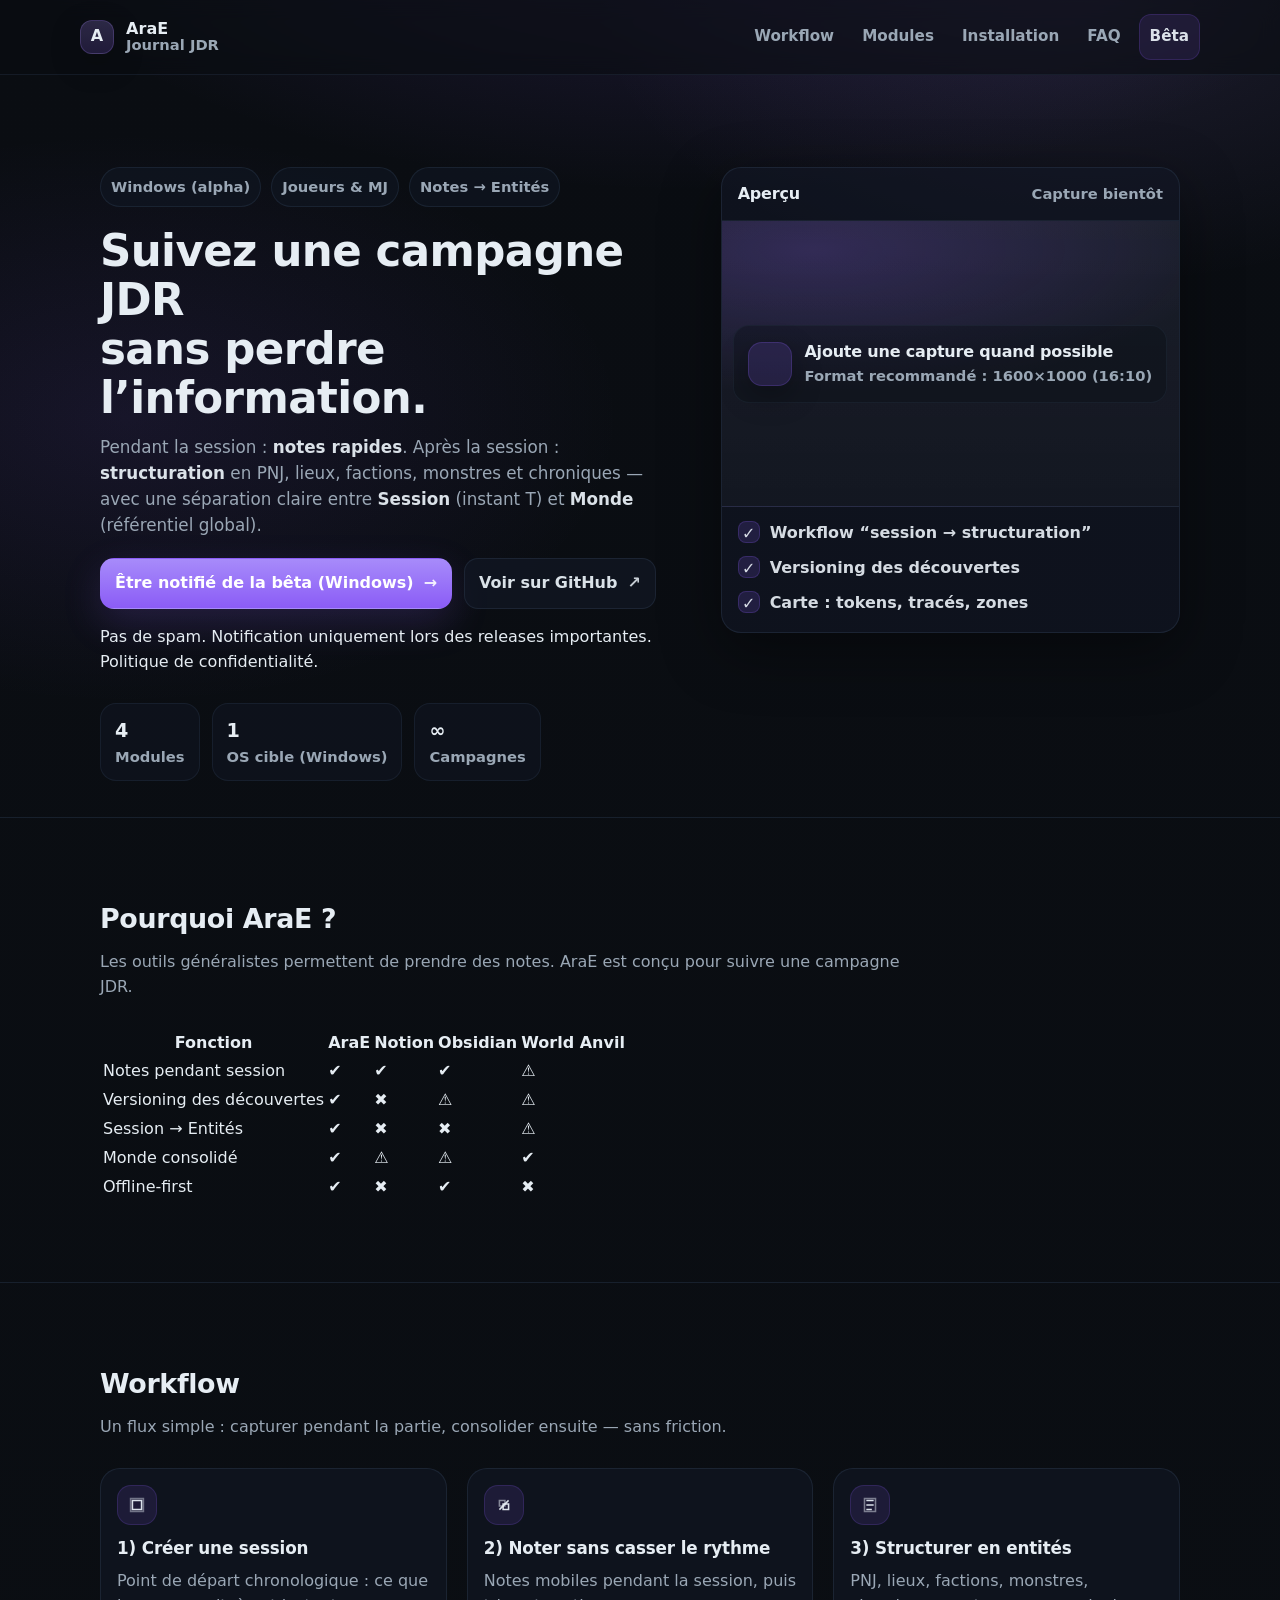
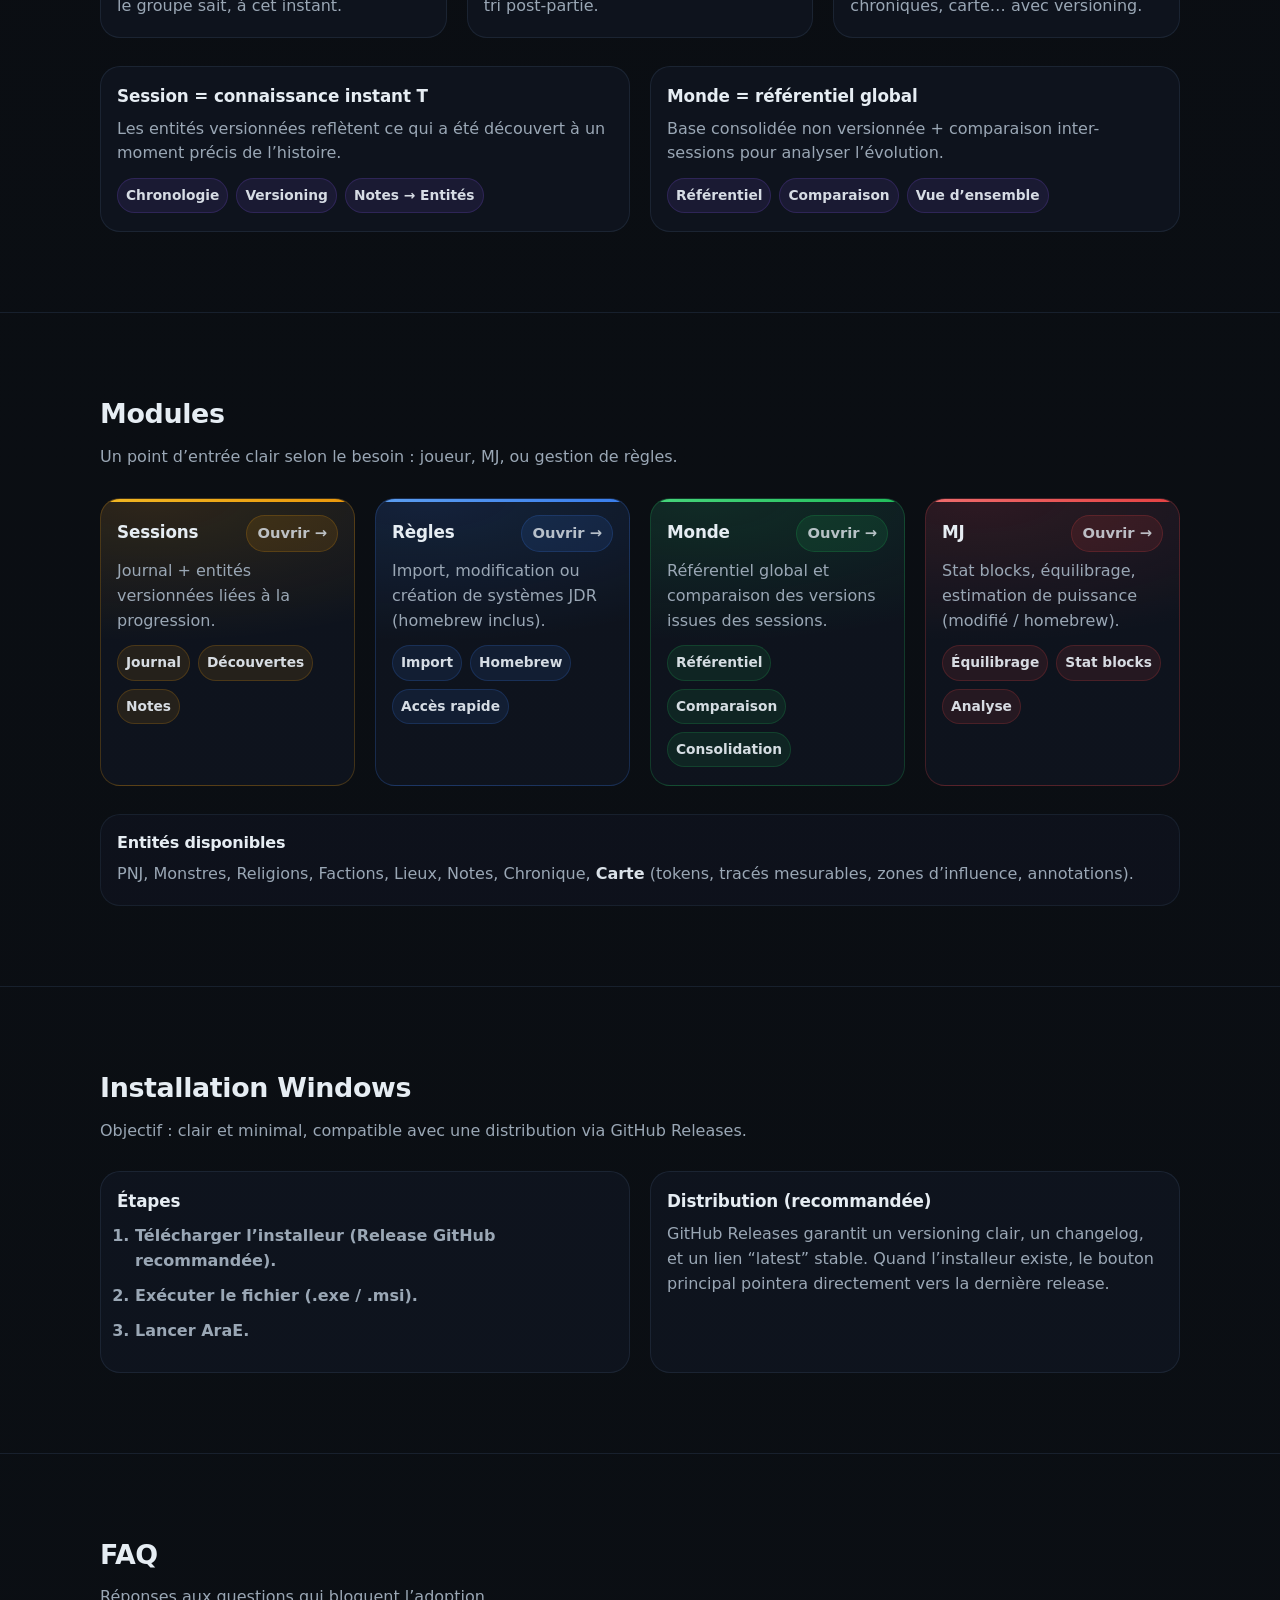
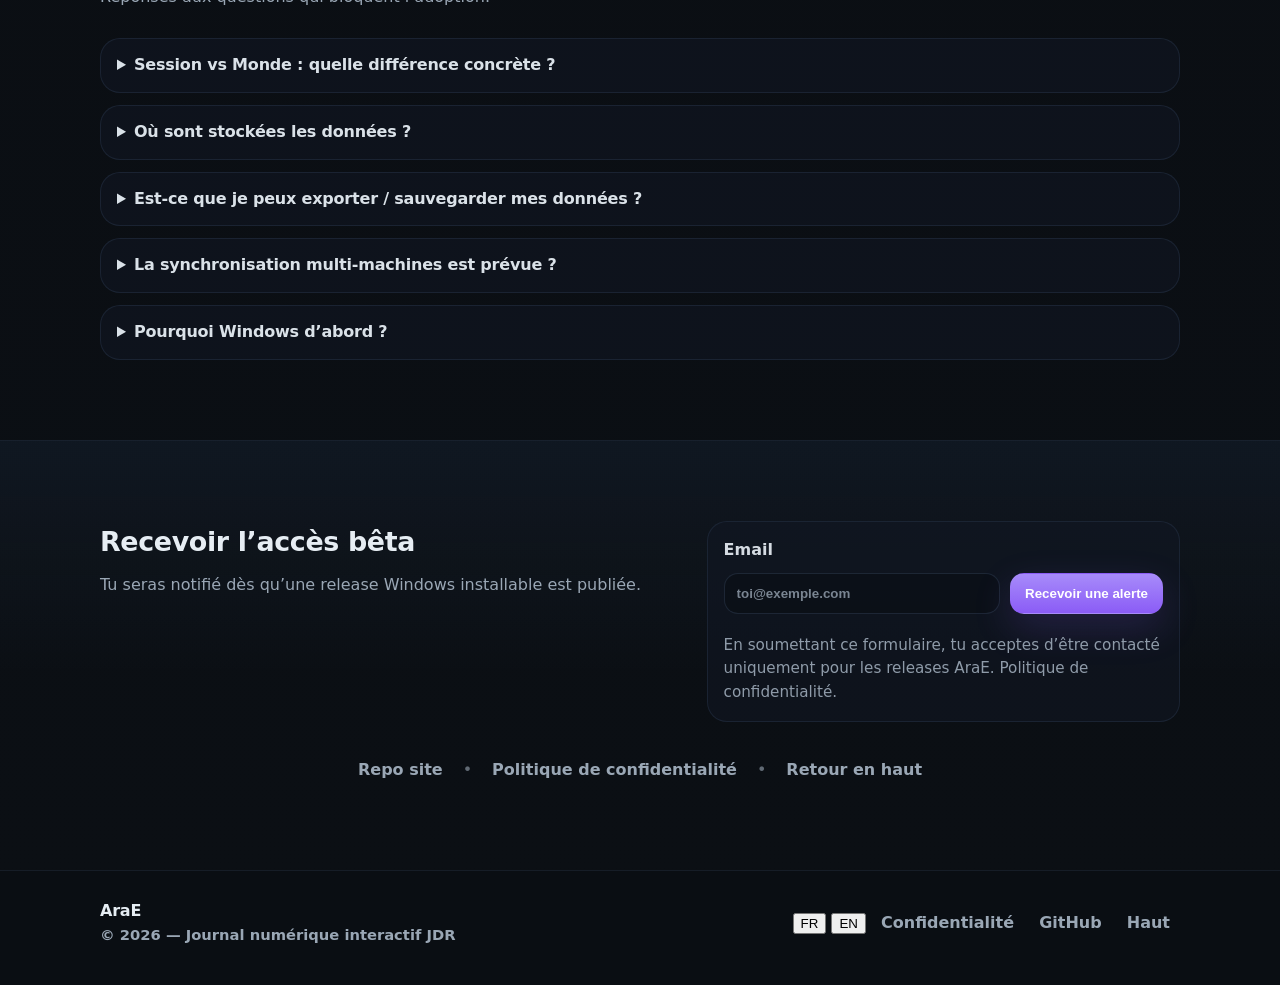
<file: index.html>
<!DOCTYPE html>
<html lang="fr">
<head>
  <meta charset="UTF-8" />
  <meta name="viewport" content="width=device-width, initial-scale=1.0" />

  <!-- Primary Meta Tags -->
  <title>AraE — Journal numérique interactif pour campagnes JDR</title>
  <meta
    name="description"
    content="Notes pendant la session → entités structurées après. Versioning par session + référentiel Monde. Offline-first. Bêta Windows."
  />
  <meta name="robots" content="index,follow" />
  <link rel="canonical" href="https://arae.netlify.app/" />

  <!-- Open Graph / Discord / Facebook -->
  <meta property="og:type" content="website" />
  <meta property="og:url" content="https://arae.netlify.app/" />
  <meta property="og:title" content="AraE — Journal numérique interactif pour campagnes JDR" />
  <meta
    property="og:description"
    content="Notes → Entités. Versioning des découvertes par session + référentiel Monde. Offline-first. Bêta Windows."
  />
  <meta property="og:image" content="https://arae.netlify.app/assets/og/og-home.png" />
  <meta property="og:image:width" content="1200" />
  <meta property="og:image:height" content="630" />

  <!-- Twitter -->
  <meta name="twitter:card" content="summary_large_image" />
  <meta name="twitter:title" content="AraE — Journal numérique interactif pour campagnes JDR" />
  <meta
    name="twitter:description"
    content="Notes → Entités. Versioning par session + référentiel Monde. Offline-first. Bêta Windows."
  />
  <meta name="twitter:image" content="https://arae.netlify.app/assets/og/og-home.png" />

  <!-- Favicons / App icons -->
  <link rel="icon" href="/favicon.ico" sizes="any" />
  <link rel="icon" type="image/png" href="/icons/icon-32.png" sizes="32x32" />
  <link rel="icon" type="image/png" href="/icons/icon-16.png" sizes="16x16" />
  <link rel="apple-touch-icon" href="/icons/apple-touch-icon.png" />
  <meta name="theme-color" content="#0b0f14" />

  <!-- Styles -->
  <link rel="stylesheet" href="css/tokens.css" />
  <link rel="stylesheet" href="css/base.css" />
  <link rel="stylesheet" href="css/layout.css" />
  <link rel="stylesheet" href="css/components.css" />
  <link rel="stylesheet" href="css/utilities.css" />
</head>

<body data-theme="violet">
  <a class="skip-link" href="#content">Aller au contenu</a>

  <header class="topbar" data-elevate>
    <div class="container topbar__inner">
      <a class="brand" href="#top" aria-label="AraE">
        <span class="brand__mark" aria-hidden="true">A</span>
        <span class="brand__text">
          <span class="brand__name">AraE</span>
          <span class="brand__meta">Journal JDR</span>
        </span>
      </a>

      <nav class="nav" aria-label="Navigation principale">
        <a class="nav__link" href="#workflow">Workflow</a>
        <a class="nav__link" href="#modules">Modules</a>
        <a class="nav__link" href="#installation">Installation</a>
        <a class="nav__link" href="#faq">FAQ</a>
        <a class="nav__link nav__link--cta" href="#beta">Bêta</a>
      </nav>

      <button
        class="navbtn"
        type="button"
        aria-label="Ouvrir le menu"
        aria-expanded="false"
        aria-controls="mobile-nav"
        data-navbtn
      >
        <span class="navbtn__bar"></span>
        <span class="navbtn__bar"></span>
        <span class="navbtn__bar"></span>
      </button>
    </div>

    <div id="mobile-nav" class="mobile" data-mobile>
      <div class="container mobile__inner">
        <a class="mobile__link" href="#workflow">Workflow</a>
        <a class="mobile__link" href="#modules">Modules</a>
        <a class="mobile__link" href="#installation">Installation</a>
        <a class="mobile__link" href="#faq">FAQ</a>
        <a class="mobile__link mobile__link--cta" href="#beta">Bêta (Windows)</a>
      </div>
    </div>
  </header>

  <main id="content">
    <section id="top" class="hero">
      <div class="container hero__grid">
        <div class="hero__copy">
          <div class="badges" aria-label="Badges">
            <span class="badge">Windows (alpha)</span>
            <span class="badge">Joueurs & MJ</span>
            <span class="badge">Notes → Entités</span>
          </div>

          <h1 class="hero__title">
            Suivez une campagne JDR<br class="hide-sm" />
            sans perdre l’information.
          </h1>

          <p class="hero__lead">
            Pendant la session : <strong>notes rapides</strong>. Après la session : <strong>structuration</strong> en PNJ, lieux, factions,
            monstres et chroniques — avec une séparation claire entre <strong>Session</strong> (instant T) et <strong>Monde</strong> (référentiel global).
          </p>

          <div class="hero__cta">
            <a class="btn btn--primary" href="#beta-email">
              Être notifié de la bêta (Windows)
              <span class="btn__icon" aria-hidden="true">→</span>
            </a>

            <a class="btn btn--secondary" href="https://github.com/InGodWeTrusttt/AraE-Sitweb/" target="_blank" rel="noopener">
              Voir sur GitHub
              <span class="btn__icon" aria-hidden="true">↗</span>
            </a>
          </div>

          <p class="muted">
            Pas de spam. Notification uniquement lors des releases importantes.
            <a href="privacy.html">Politique de confidentialité</a>.
          </p>

          <div class="proof">
            <div class="proof__item">
              <div class="proof__kpi">4</div>
              <div class="proof__label">Modules</div>
            </div>
            <div class="proof__item">
              <div class="proof__kpi">1</div>
              <div class="proof__label">OS cible (Windows)</div>
            </div>
            <div class="proof__item">
              <div class="proof__kpi">∞</div>
              <div class="proof__label">Campagnes</div>
            </div>
          </div>
        </div>

        <aside class="hero__panel" aria-label="Aperçu produit">
          <div class="panel">
            <div class="panel__top">
              <div class="panel__title">Aperçu</div>
              <div class="panel__meta">Capture bientôt</div>
            </div>

            <div class="preview">
              <div class="preview__placeholder">
                <div class="preview__mark" aria-hidden="true"></div>
                <div>
                  <div class="preview__h">Ajoute une capture quand possible</div>
                  <div class="preview__p">Format recommandé : 1600×1000 (16:10)</div>
                </div>
              </div>
            </div>

            <div class="panel__body">
              <div class="checklist">
                <div class="checklist__item">
                  <span class="check" aria-hidden="true">✓</span>
                  <span>Workflow “session → structuration”</span>
                </div>
                <div class="checklist__item">
                  <span class="check" aria-hidden="true">✓</span>
                  <span>Versioning des découvertes</span>
                </div>
                <div class="checklist__item">
                  <span class="check" aria-hidden="true">✓</span>
                  <span>Carte : tokens, tracés, zones</span>
                </div>
              </div>
            </div>
          </div>
        </aside>
      </div>
    </section>
<section id="why" class="section">
  <div class="container">

    <div class="section__head">
      <h2 class="h2">Pourquoi AraE ?</h2>
      <p class="sub">
        Les outils généralistes permettent de prendre des notes. AraE est conçu pour suivre une campagne JDR.
      </p>
    </div>

    <div class="compare">

      <table class="compare__table">

        <thead>
          <tr>
            <th>Fonction</th>
            <th>AraE</th>
            <th>Notion</th>
            <th>Obsidian</th>
            <th>World Anvil</th>
          </tr>
        </thead>

        <tbody>

          <tr>
            <td>Notes pendant session</td>
            <td>✔</td>
            <td>✔</td>
            <td>✔</td>
            <td>⚠</td>
          </tr>

          <tr>
            <td>Versioning des découvertes</td>
            <td>✔</td>
            <td>✖</td>
            <td>⚠</td>
            <td>⚠</td>
          </tr>

          <tr>
            <td>Session → Entités</td>
            <td>✔</td>
            <td>✖</td>
            <td>✖</td>
            <td>⚠</td>
          </tr>

          <tr>
            <td>Monde consolidé</td>
            <td>✔</td>
            <td>⚠</td>
            <td>⚠</td>
            <td>✔</td>
          </tr>

          <tr>
            <td>Offline-first</td>
            <td>✔</td>
            <td>✖</td>
            <td>✔</td>
            <td>✖</td>
          </tr>

        </tbody>

      </table>

    </div>

  </div>
</section>
    <section id="workflow" class="section">
      <div class="container">
        <div class="section__head">
          <h2 class="h2">Workflow</h2>
          <p class="sub">
            Un flux simple : capturer pendant la partie, consolider ensuite — sans friction.
          </p>
        </div>

        <div class="steps">
          <article class="card card--step">
            <div class="card__icon" aria-hidden="true">
              <svg width="22" height="22" viewBox="0 0 24 24" fill="none">
                <path d="M7 7h10v10H7V7Z" stroke="currentColor" stroke-width="1.7"/>
                <path d="M5 5h14v14H5V5Z" stroke="currentColor" stroke-width="1.7" opacity=".45"/>
              </svg>
            </div>
            <h3 class="h3">1) Créer une session</h3>
            <p class="p">Point de départ chronologique : ce que le groupe sait, à cet instant.</p>
          </article>

          <article class="card card--step">
            <div class="card__icon" aria-hidden="true">
              <svg width="22" height="22" viewBox="0 0 24 24" fill="none">
                <path d="M7 17l10-10" stroke="currentColor" stroke-width="1.7"/>
                <path d="M7 7h6v6H7V7Z" stroke="currentColor" stroke-width="1.7" opacity=".55"/>
                <path d="M11 11h6v6h-6v-6Z" stroke="currentColor" stroke-width="1.7"/>
              </svg>
            </div>
            <h3 class="h3">2) Noter sans casser le rythme</h3>
            <p class="p">Notes mobiles pendant la session, puis tri post-partie.</p>
          </article>

          <article class="card card--step">
            <div class="card__icon" aria-hidden="true">
              <svg width="22" height="22" viewBox="0 0 24 24" fill="none">
                <path d="M8 7h8M8 12h8M8 17h6" stroke="currentColor" stroke-width="1.7"/>
                <path d="M6 5h12v14H6V5Z" stroke="currentColor" stroke-width="1.7" opacity=".5"/>
              </svg>
            </div>
            <h3 class="h3">3) Structurer en entités</h3>
            <p class="p">PNJ, lieux, factions, monstres, chroniques, carte… avec versioning.</p>
          </article>
        </div>

        <div class="split">
          <div class="card">
            <h3 class="h3">Session = connaissance instant T</h3>
            <p class="p">
              Les entités versionnées reflètent ce qui a été découvert à un moment précis de l’histoire.
            </p>
            <div class="tags">
              <span class="tag">Chronologie</span>
              <span class="tag">Versioning</span>
              <span class="tag">Notes → Entités</span>
            </div>
          </div>

          <div class="card">
            <h3 class="h3">Monde = référentiel global</h3>
            <p class="p">
              Base consolidée non versionnée + comparaison inter-sessions pour analyser l’évolution.
            </p>
            <div class="tags">
              <span class="tag">Référentiel</span>
              <span class="tag">Comparaison</span>
              <span class="tag">Vue d’ensemble</span>
            </div>
          </div>
        </div>
      </div>
    </section>

    <section id="modules" class="section">
      <div class="container">
        <div class="section__head">
          <h2 class="h2">Modules</h2>
          <p class="sub">Un point d’entrée clair selon le besoin : joueur, MJ, ou gestion de règles.</p>
        </div>

        <div class="grid grid--modules">
          <a class="card card--link card--module" href="sessions.html" aria-label="Ouvrir la page Sessions" data-module="sessions">
            <div class="card__head">
              <h3 class="h3">Sessions</h3>
              <span class="card__cta" aria-hidden="true">Ouvrir →</span>
            </div>
            <p class="p">Journal + entités versionnées liées à la progression.</p>
            <div class="tags">
              <span class="tag">Journal</span>
              <span class="tag">Découvertes</span>
              <span class="tag">Notes</span>
            </div>
          </a>

          <a class="card card--link card--module" href="regles.html" aria-label="Ouvrir la page Règles" data-module="rules">
            <div class="card__head">
              <h3 class="h3">Règles</h3>
              <span class="card__cta" aria-hidden="true">Ouvrir →</span>
            </div>
            <p class="p">Import, modification ou création de systèmes JDR (homebrew inclus).</p>
            <div class="tags">
              <span class="tag">Import</span>
              <span class="tag">Homebrew</span>
              <span class="tag">Accès rapide</span>
            </div>
          </a>

          <a class="card card--link card--module" href="monde.html" aria-label="Ouvrir la page Monde" data-module="world">
            <div class="card__head">
              <h3 class="h3">Monde</h3>
              <span class="card__cta" aria-hidden="true">Ouvrir →</span>
            </div>
            <p class="p">Référentiel global et comparaison des versions issues des sessions.</p>
            <div class="tags">
              <span class="tag">Référentiel</span>
              <span class="tag">Comparaison</span>
              <span class="tag">Consolidation</span>
            </div>
          </a>

          <a class="card card--link card--module" href="mj.html" aria-label="Ouvrir la page MJ" data-module="gm">
            <div class="card__head">
              <h3 class="h3">MJ</h3>
              <span class="card__cta" aria-hidden="true">Ouvrir →</span>
            </div>
            <p class="p">Stat blocks, équilibrage, estimation de puissance (modifié / homebrew).</p>
            <div class="tags">
              <span class="tag">Équilibrage</span>
              <span class="tag">Stat blocks</span>
              <span class="tag">Analyse</span>
            </div>
          </a>
        </div>

        <div class="callout">
          <div class="callout__title">Entités disponibles</div>
          <div class="callout__text">
            PNJ, Monstres, Religions, Factions, Lieux, Notes, Chronique,
            <strong>Carte</strong> (tokens, tracés mesurables, zones d’influence, annotations).
          </div>
        </div>
      </div>
    </section>

    <section id="installation" class="section">
      <div class="container">
        <div class="section__head">
          <h2 class="h2">Installation Windows</h2>
          <p class="sub">Objectif : clair et minimal, compatible avec une distribution via GitHub Releases.</p>
        </div>

        <div class="split">
          <div class="card">
            <h3 class="h3">Étapes</h3>
            <ol class="list">
              <li>Télécharger l’installeur (Release GitHub recommandée).</li>
              <li>Exécuter le fichier (.exe / .msi).</li>
              <li>Lancer AraE.</li>
            </ol>
          </div>

          <div class="card">
            <h3 class="h3">Distribution (recommandée)</h3>
            <p class="p">
              GitHub Releases garantit un versioning clair, un changelog, et un lien “latest” stable.
              Quand l’installeur existe, le bouton principal pointera directement vers la dernière release.
            </p>
          </div>
        </div>
      </div>
    </section>

    <section id="faq" class="section">
      <div class="container">
        <div class="section__head">
          <h2 class="h2">FAQ</h2>
          <p class="sub">Réponses aux questions qui bloquent l’adoption.</p>
        </div>

        <div class="faq">
          <details class="faq__item">
            <summary>Session vs Monde : quelle différence concrète ?</summary>
            <div class="faq__body">
              Session = versionnée et chronologique (instant T). Monde = référentiel consolidé + comparaison des versions.
            </div>
          </details>

          <details class="faq__item">
            <summary>Où sont stockées les données ?</summary>
            <div class="faq__body">
              Stockage local (offline-first). Aucune synchronisation cloud n’est activée par défaut.
            </div>
          </details>

          <details class="faq__item">
            <summary>Est-ce que je peux exporter / sauvegarder mes données ?</summary>
            <div class="faq__body">
              Oui : l’objectif est de fournir une option d’export (backup) pour éviter tout verrouillage.
              Tant que la bêta évolue, privilégie une sauvegarde régulière du dossier de données.
            </div>
          </details>

          <details class="faq__item">
            <summary>La synchronisation multi-machines est prévue ?</summary>
            <div class="faq__body">
              Potentiellement, mais c’est une étape roadmap : priorité à la stabilité Windows, puis une solution de sync
              (cloud ou self-host) selon les retours bêta.
            </div>
          </details>

          <details class="faq__item">
            <summary>Pourquoi Windows d’abord ?</summary>
            <div class="faq__body">
              Priorité à une première distribution stable et une boucle de feedback courte avant extension à d’autres OS.
            </div>
          </details>
        </div>
      </div>
    </section>

    <section id="beta" class="section section--beta">
      <div class="container">
        <div class="beta">
          <div class="beta__copy">
            <h2 class="h2">Recevoir l’accès bêta</h2>
            <p class="sub">Tu seras notifié dès qu’une release Windows installable est publiée.</p>
          </div>

          <div class="beta__card">
            <form class="form" name="beta" method="POST" action="/thanks.html" data-netlify="true" netlify-honeypot="bot-field">
              <input type="hidden" name="form-name" value="beta" />
              <p class="sr-only">
                <label>Ne pas remplir : <input name="bot-field" /></label>
              </p>

              <label class="label" for="beta-email">Email</label>
              <div class="form__row">
                <input id="beta-email" class="input" type="email" name="email" placeholder="toi@exemple.com" autocomplete="email" required />
                <button class="btn btn--primary" type="submit">Recevoir une alerte</button>
              </div>

              <div class="fineprint">
                En soumettant ce formulaire, tu acceptes d’être contacté uniquement pour les releases AraE.
                <a href="privacy.html">Politique de confidentialité</a>.
              </div>
            </form>
          </div>
        </div>

        <div class="footlinks">
          <a class="link" href="https://github.com/InGodWeTrusttt/AraE-Sitweb/" target="_blank" rel="noopener">Repo site</a>
          <span class="dot" aria-hidden="true">•</span>
          <a class="link" href="privacy.html">Politique de confidentialité</a>
          <span class="dot" aria-hidden="true">•</span>
          <a class="link" href="#top">Retour en haut</a>
        </div>
      </div>
    </section>
  </main>

  <footer class="footer">
    <div class="container footer__inner">
      <div class="footer__left">
        <div class="footer__brand">AraE</div>
        <div class="footer__meta">© 2026 — Journal numérique interactif JDR</div>
      </div>
      <div class="footer__right">
        <button onclick="loadLanguage('fr')">FR</button>
        <button onclick="loadLanguage('en')">EN</button>
        <a class="link" href="privacy.html">Confidentialité</a>
        <a class="link" href="https://github.com/InGodWeTrusttt/AraE-Sitweb/" target="_blank" rel="noopener">GitHub</a>
        <a class="link" href="#top">Haut</a>
      </div>
    </div>
  </footer>

  <script src="js/main.js"></script>
</body>
</html>
</file>
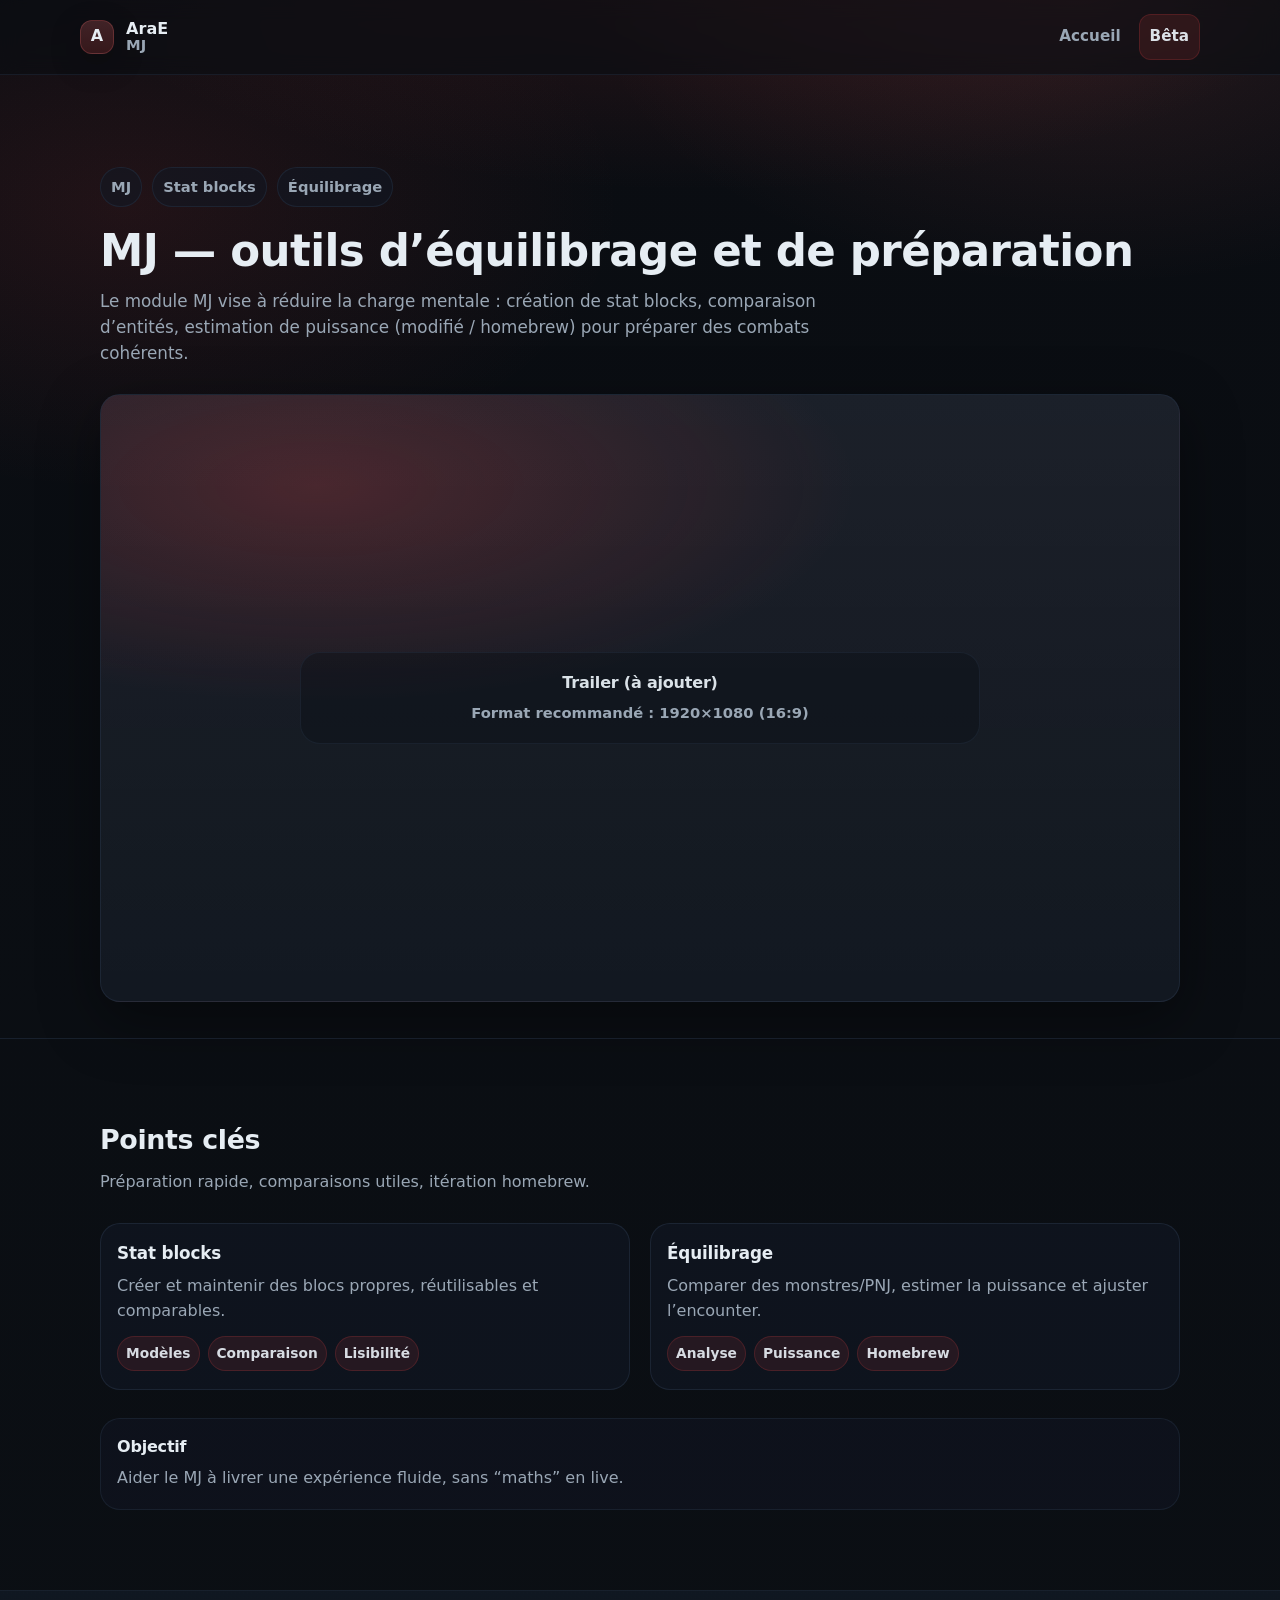
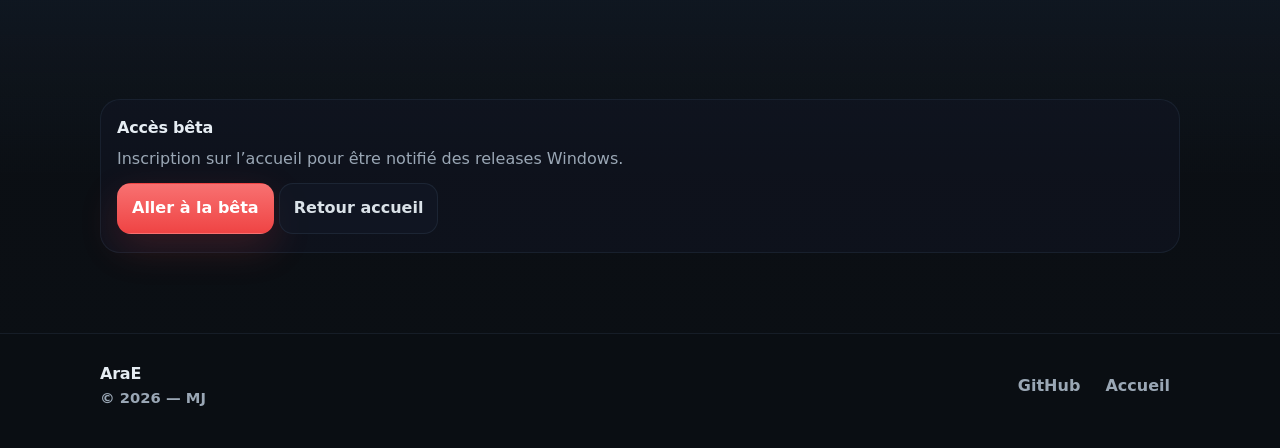
<file: mj.html>
<!DOCTYPE html>
<html lang="fr">
<head>
  <meta charset="UTF-8" />
  <meta name="viewport" content="width=device-width, initial-scale=1.0" />
  <title>AraE — MJ</title>
  <meta name="description" content="Module MJ : stat blocks, comparaison et équilibrage, estimation de puissance (modifié / homebrew)." />
  <meta name="theme-color" content="#0b0f14" />
  <link rel="stylesheet" href="css/tokens.css" />
  <link rel="stylesheet" href="css/base.css" />
  <link rel="stylesheet" href="css/layout.css" />
  <link rel="stylesheet" href="css/components.css" />
  <link rel="stylesheet" href="css/utilities.css" />
</head>
<body data-theme="red">
  <a class="skip-link" href="#content">Aller au contenu</a>

  <header class="topbar" data-elevate>
    <div class="container topbar__inner">
      <a class="brand" href="index.html" aria-label="AraE">
        <span class="brand__mark" aria-hidden="true">A</span>
        <span class="brand__text">
          <span class="brand__name">AraE</span>
          <span class="brand__meta">MJ</span>
        </span>
      </a>

      <nav class="nav" aria-label="Navigation principale">
        <a class="nav__link" href="index.html">Accueil</a>
        <a class="nav__link nav__link--cta" href="/#beta">Bêta</a>
      </nav>

      <button class="navbtn" type="button" aria-label="Ouvrir le menu" aria-expanded="false" aria-controls="mobile-nav" data-navbtn>
        <span class="navbtn__bar"></span><span class="navbtn__bar"></span><span class="navbtn__bar"></span>
      </button>
    </div>

    <div id="mobile-nav" class="mobile" data-mobile>
      <div class="container mobile__inner">
        <a class="mobile__link" href="index.html">Accueil</a>
        <a class="mobile__link mobile__link--cta" href="/#beta">Bêta (Windows)</a>
      </div>
    </div>
  </header>

  <main id="content">
    <section class="hero hero--module">
      <div class="container">
        <div class="badges" aria-label="Badges">
          <span class="badge">MJ</span>
          <span class="badge">Stat blocks</span>
          <span class="badge">Équilibrage</span>
        </div>

        <h1 class="hero__title">MJ — outils d’équilibrage et de préparation</h1>
        <p class="hero__lead">
          Le module MJ vise à réduire la charge mentale : création de stat blocks, comparaison d’entités, estimation de puissance
          (modifié / homebrew) pour préparer des combats cohérents.
        </p>

        <div class="video">
          <div class="video__frame" role="img" aria-label="Emplacement vidéo : trailer MJ (16:9)">
            <div class="video__placeholder">
              <div class="video__title">Trailer (à ajouter)</div>
              <div class="video__meta">Format recommandé : 1920×1080 (16:9)</div>
            </div>
          </div>
        </div>
      </div>
    </section>

    <section class="section">
      <div class="container">
        <div class="section__head">
          <h2 class="h2">Points clés</h2>
          <p class="sub">Préparation rapide, comparaisons utiles, itération homebrew.</p>
        </div>

        <div class="split">
          <div class="card">
            <h3 class="h3">Stat blocks</h3>
            <p class="p">Créer et maintenir des blocs propres, réutilisables et comparables.</p>
            <div class="tags">
              <span class="tag">Modèles</span>
              <span class="tag">Comparaison</span>
              <span class="tag">Lisibilité</span>
            </div>
          </div>
          <div class="card">
            <h3 class="h3">Équilibrage</h3>
            <p class="p">Comparer des monstres/PNJ, estimer la puissance et ajuster l’encounter.</p>
            <div class="tags">
              <span class="tag">Analyse</span>
              <span class="tag">Puissance</span>
              <span class="tag">Homebrew</span>
            </div>
          </div>
        </div>

        <div class="callout">
          <div class="callout__title">Objectif</div>
          <div class="callout__text">Aider le MJ à livrer une expérience fluide, sans “maths” en live.</div>
        </div>
      </div>
    </section>

    <section class="section section--beta">
      <div class="container">
        <div class="callout">
          <div class="callout__title">Accès bêta</div>
          <div class="callout__text">Inscription sur l’accueil pour être notifié des releases Windows.</div>
          <div style="margin-top:12px;">
            <a class="btn btn--primary" href="/#beta">Aller à la bêta</a>
            <a class="btn btn--secondary" href="index.html">Retour accueil</a>
          </div>
        </div>
      </div>
    </section>
  </main>

  <footer class="footer">
    <div class="container footer__inner">
      <div class="footer__left">
        <div class="footer__brand">AraE</div>
        <div class="footer__meta">© 2026 — MJ</div>
      </div>
      <div class="footer__right">
        <a class="link" href="https://github.com/InGodWeTrusttt/AraE-Sitweb/" target="_blank" rel="noopener">GitHub</a>
        <a class="link"href="index.html">Accueil</a>
      </div>
    </div>
  </footer>

  <script src="js/main.js"></script>
</body>
</html>
</file>
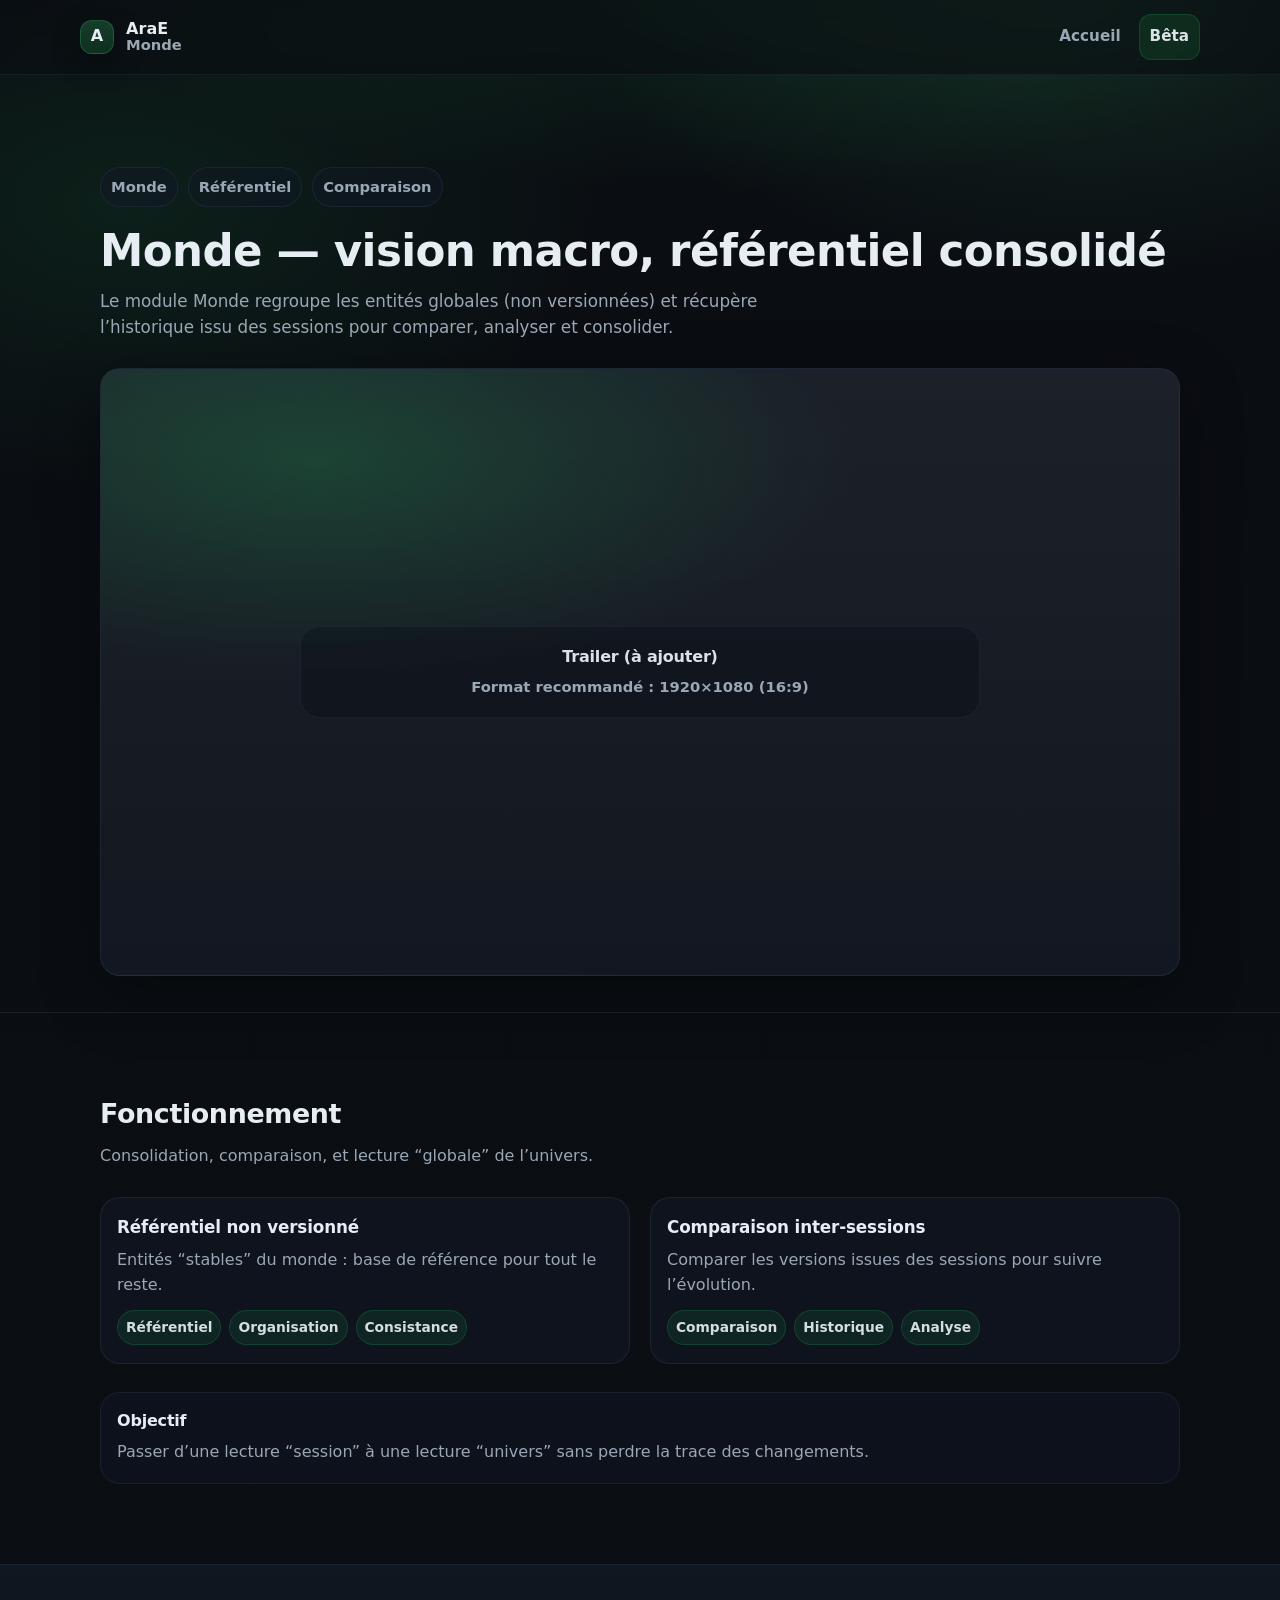
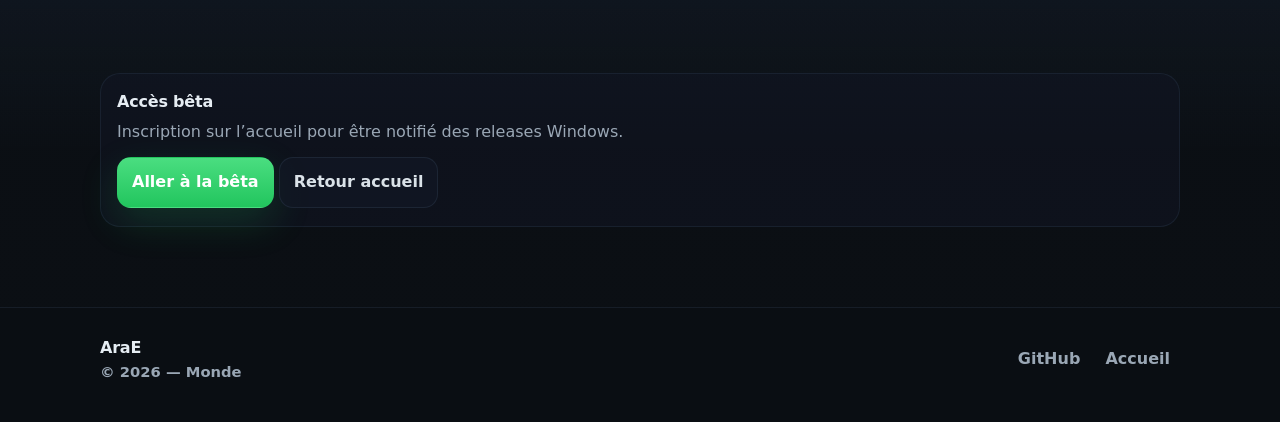
<file: monde.html>
<!DOCTYPE html>
<html lang="fr">
<head>
  <meta charset="UTF-8" />
  <meta name="viewport" content="width=device-width, initial-scale=1.0" />
  <title>AraE — Monde</title>
  <meta name="description" content="Module Monde : référentiel global non versionné, consolidation et comparaison des versions issues des sessions." />
  <meta name="theme-color" content="#0b0f14" />
  <link rel="stylesheet" href="css/tokens.css" />
  <link rel="stylesheet" href="css/base.css" />
  <link rel="stylesheet" href="css/layout.css" />
  <link rel="stylesheet" href="css/components.css" />
  <link rel="stylesheet" href="css/utilities.css" />
</head>
<body data-theme="green">
  <a class="skip-link" href="#content">Aller au contenu</a>

  <header class="topbar" data-elevate>
    <div class="container topbar__inner">
      <a class="brand" href="index.html" aria-label="AraE">
        <span class="brand__mark" aria-hidden="true">A</span>
        <span class="brand__text">
          <span class="brand__name">AraE</span>
          <span class="brand__meta">Monde</span>
        </span>
      </a>

      <nav class="nav" aria-label="Navigation principale">
        <a class="nav__link" href="index.html">Accueil</a>
        <a class="nav__link nav__link--cta" href="/#beta">Bêta</a>
      </nav>

      <button class="navbtn" type="button" aria-label="Ouvrir le menu" aria-expanded="false" aria-controls="mobile-nav" data-navbtn>
        <span class="navbtn__bar"></span><span class="navbtn__bar"></span><span class="navbtn__bar"></span>
      </button>
    </div>

    <div id="mobile-nav" class="mobile" data-mobile>
      <div class="container mobile__inner">
        <a class="mobile__link" href="index.html">Accueil</a>
        <a class="mobile__link mobile__link--cta" href="/#beta">Bêta (Windows)</a>
      </div>
    </div>
  </header>

  <main id="content">
    <section class="hero hero--module">
      <div class="container">
        <div class="badges" aria-label="Badges">
          <span class="badge">Monde</span>
          <span class="badge">Référentiel</span>
          <span class="badge">Comparaison</span>
        </div>

        <h1 class="hero__title">Monde — vision macro, référentiel consolidé</h1>
        <p class="hero__lead">
          Le module Monde regroupe les entités globales (non versionnées) et récupère l’historique issu des sessions pour comparer,
          analyser et consolider.
        </p>

        <div class="video">
          <div class="video__frame" role="img" aria-label="Emplacement vidéo : trailer Monde (16:9)">
            <div class="video__placeholder">
              <div class="video__title">Trailer (à ajouter)</div>
              <div class="video__meta">Format recommandé : 1920×1080 (16:9)</div>
            </div>
          </div>
        </div>
      </div>
    </section>

    <section class="section">
      <div class="container">
        <div class="section__head">
          <h2 class="h2">Fonctionnement</h2>
          <p class="sub">Consolidation, comparaison, et lecture “globale” de l’univers.</p>
        </div>

        <div class="split">
          <div class="card">
            <h3 class="h3">Référentiel non versionné</h3>
            <p class="p">Entités “stables” du monde : base de référence pour tout le reste.</p>
            <div class="tags">
              <span class="tag">Référentiel</span>
              <span class="tag">Organisation</span>
              <span class="tag">Consistance</span>
            </div>
          </div>
          <div class="card">
            <h3 class="h3">Comparaison inter-sessions</h3>
            <p class="p">Comparer les versions issues des sessions pour suivre l’évolution.</p>
            <div class="tags">
              <span class="tag">Comparaison</span>
              <span class="tag">Historique</span>
              <span class="tag">Analyse</span>
            </div>
          </div>
        </div>

        <div class="callout">
          <div class="callout__title">Objectif</div>
          <div class="callout__text">Passer d’une lecture “session” à une lecture “univers” sans perdre la trace des changements.</div>
        </div>
      </div>
    </section>

    <section class="section section--beta">
      <div class="container">
        <div class="callout">
          <div class="callout__title">Accès bêta</div>
          <div class="callout__text">Inscription sur l’accueil pour être notifié des releases Windows.</div>
          <div style="margin-top:12px;">
            <a class="btn btn--primary" href="/#beta">Aller à la bêta</a>
            <a class="btn btn--secondary" href="index.html">Retour accueil</a>
          </div>
        </div>
      </div>
    </section>
  </main>

  <footer class="footer">
    <div class="container footer__inner">
      <div class="footer__left">
        <div class="footer__brand">AraE</div>
        <div class="footer__meta">© 2026 — Monde</div>
      </div>
      <div class="footer__right">
        <a class="link" href="https://github.com/InGodWeTrusttt/AraE-Sitweb/" target="_blank" rel="noopener">GitHub</a>
        <a class="link" href="index.html">Accueil</a>
      </div>
    </div>
  </footer>

  <script src="js/main.js"></script>
</body>
</html>
</file>
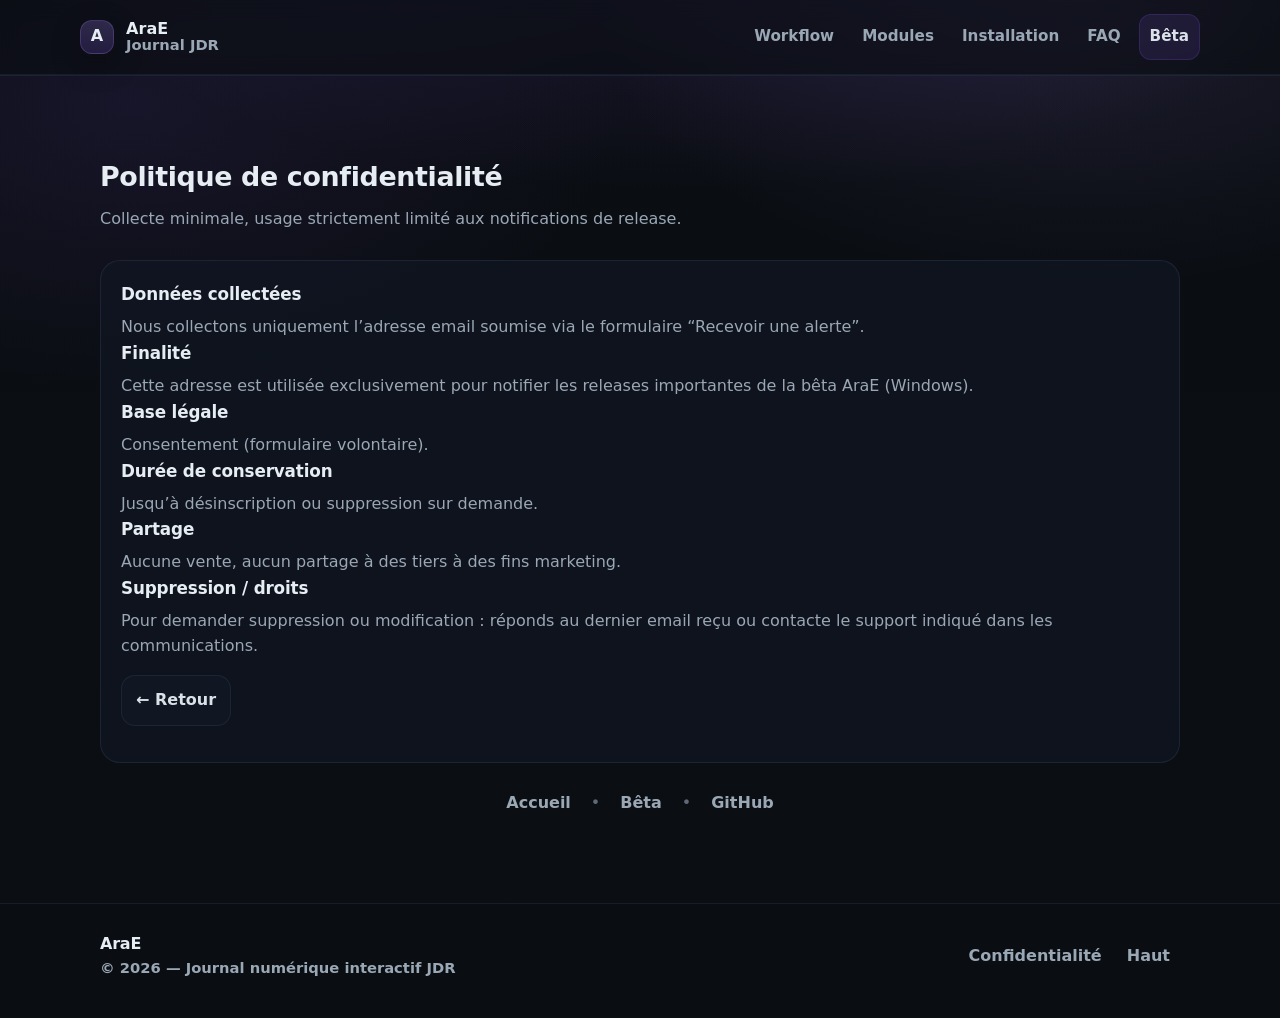
<file: privacy.html>
<!doctype html>
<html lang="fr">
<head>
  <meta charset="utf-8" />
  <meta name="viewport" content="width=device-width, initial-scale=1" />
  <title>AraE — Politique de confidentialité</title>
  <meta name="description" content="Politique de confidentialité AraE : collecte email bêta, finalité, durée, suppression." />
  <meta name="robots" content="index,follow" />
  <link rel="canonical" href="https://arae.netlify.app/privacy.html" />

  <!-- Styles (mêmes fichiers que index.html) -->
  <link rel="stylesheet" href="css/tokens.css" />
  <link rel="stylesheet" href="css/base.css" />
  <link rel="stylesheet" href="css/layout.css" />
  <link rel="stylesheet" href="css/components.css" />
  <link rel="stylesheet" href="css/utilities.css" />
</head>

<body data-theme="violet">
  <a class="skip-link" href="#content">Aller au contenu</a>

  <header class="topbar" data-elevate>
    <div class="container topbar__inner">
      <a class="brand" href="index.html#top" aria-label="AraE">
        <span class="brand__mark" aria-hidden="true">A</span>
        <span class="brand__text">
          <span class="brand__name">AraE</span>
          <span class="brand__meta">Journal JDR</span>
        </span>
      </a>

      <nav class="nav" aria-label="Navigation principale">
        <a class="nav__link" href="index.html#workflow">Workflow</a>
        <a class="nav__link" href="index.html#modules">Modules</a>
        <a class="nav__link" href="index.html#installation">Installation</a>
        <a class="nav__link" href="index.html#faq">FAQ</a>
        <a class="nav__link nav__link--cta" href="index.html#beta">Bêta</a>
      </nav>
    </div>
  </header>

  <main id="content" class="section">
    <div class="container">
      <div class="section__head">
        <h1 class="h2">Politique de confidentialité</h1>
        <p class="sub">Collecte minimale, usage strictement limité aux notifications de release.</p>
      </div>

      <div class="card" style="padding: 20px;">
        <h2 class="h3">Données collectées</h2>
        <p class="p">Nous collectons uniquement l’adresse email soumise via le formulaire “Recevoir une alerte”.</p>

        <h2 class="h3">Finalité</h2>
        <p class="p">Cette adresse est utilisée exclusivement pour notifier les releases importantes de la bêta AraE (Windows).</p>

        <h2 class="h3">Base légale</h2>
        <p class="p">Consentement (formulaire volontaire).</p>

        <h2 class="h3">Durée de conservation</h2>
        <p class="p">Jusqu’à désinscription ou suppression sur demande.</p>

        <h2 class="h3">Partage</h2>
        <p class="p">Aucune vente, aucun partage à des tiers à des fins marketing.</p>

        <h2 class="h3">Suppression / droits</h2>
        <p class="p">
          Pour demander suppression ou modification : réponds au dernier email reçu ou contacte le support indiqué dans les communications.
        </p>

        <p style="margin-top: 16px;">
          <a class="btn btn--secondary" href="index.html#beta">
            ← Retour
          </a>
        </p>
      </div>

      <div class="footlinks" style="margin-top: 20px;">
        <a class="link" href="index.html#top">Accueil</a>
        <span class="dot" aria-hidden="true">•</span>
        <a class="link" href="index.html#beta">Bêta</a>
        <span class="dot" aria-hidden="true">•</span>
        <a class="link" href="https://github.com/InGodWeTrusttt/AraE-Sitweb/" target="_blank" rel="noopener">GitHub</a>
      </div>
    </div>
  </main>

  <footer class="footer">
    <div class="container footer__inner">
      <div class="footer__left">
        <div class="footer__brand">AraE</div>
        <div class="footer__meta">© 2026 — Journal numérique interactif JDR</div>
      </div>
      <div class="footer__right">
        <a class="link" href="privacy.html">Confidentialité</a>
        <a class="link" href="index.html#top">Haut</a>
      </div>
    </div>
  </footer>
</body>
</html>
</file>
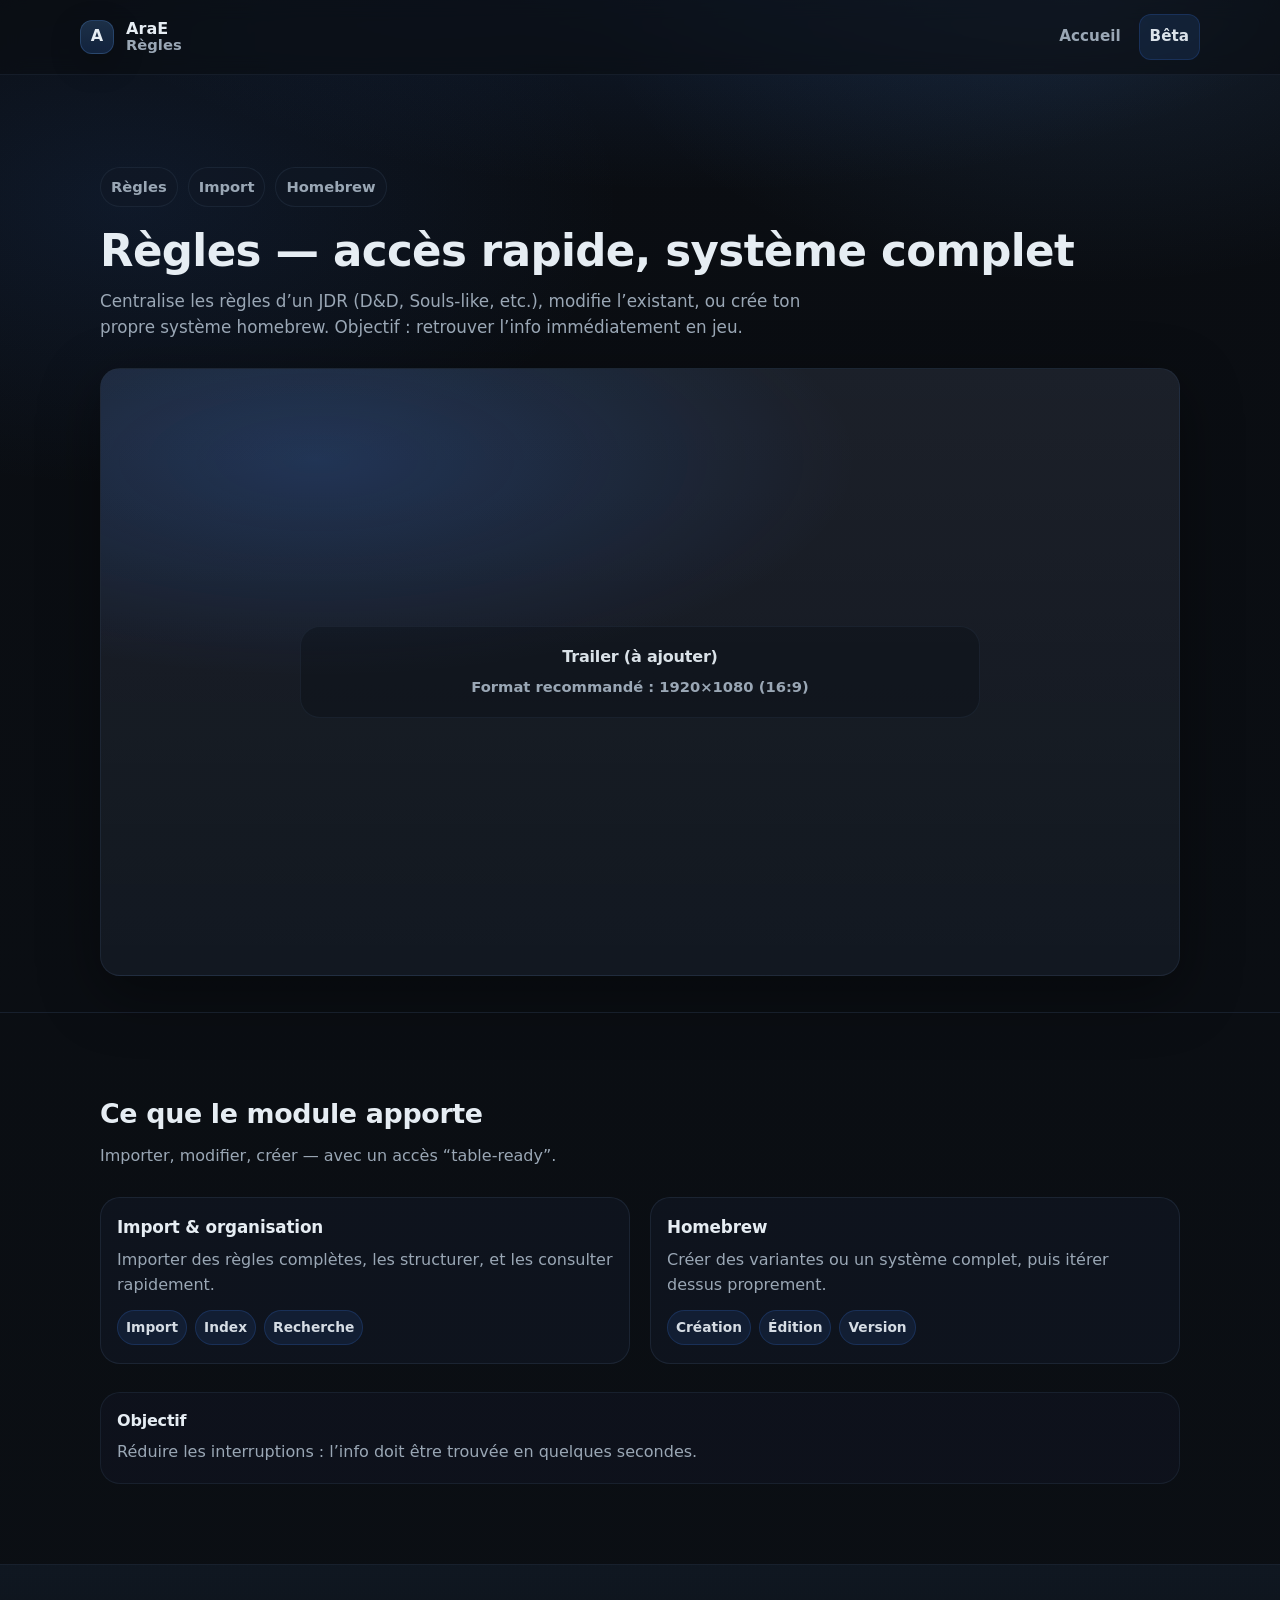
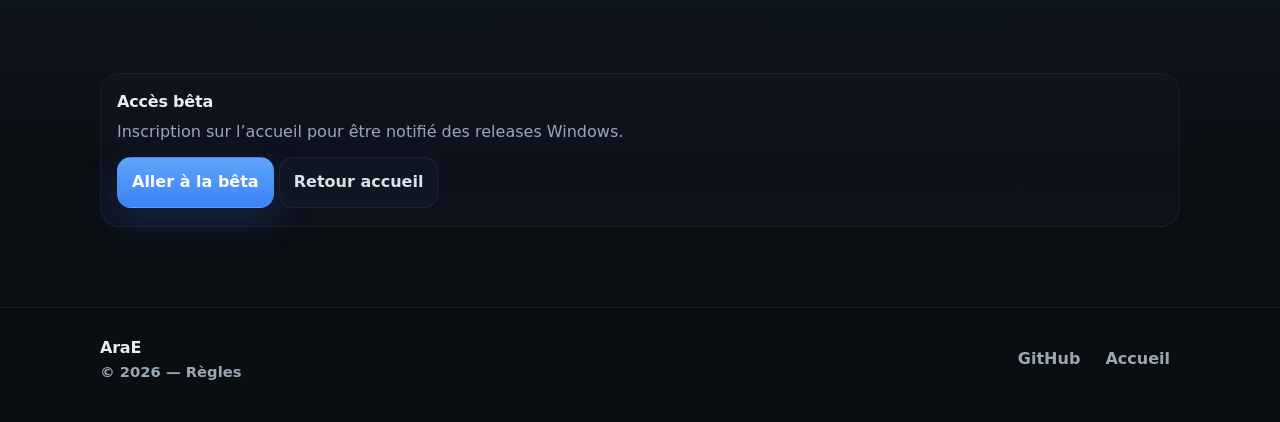
<file: regles.html>
<!DOCTYPE html>
<html lang="fr">
<head>
  <meta charset="UTF-8" />
  <meta name="viewport" content="width=device-width, initial-scale=1.0" />
  <title>AraE — Règles</title>
  <meta name="description" content="Module Règles : importer, modifier et créer des systèmes JDR (homebrew), avec accès rapide." />
  <meta name="theme-color" content="#0b0f14" />
  <link rel="stylesheet" href="css/tokens.css" />
  <link rel="stylesheet" href="css/base.css" />
  <link rel="stylesheet" href="css/layout.css" />
  <link rel="stylesheet" href="css/components.css" />
  <link rel="stylesheet" href="css/utilities.css" />
</head>
<body data-theme="blue">
  <a class="skip-link" href="#content">Aller au contenu</a>

  <header class="topbar" data-elevate>
    <div class="container topbar__inner">
      <a class="brand" href="index.html" aria-label="AraE">
        <span class="brand__mark" aria-hidden="true">A</span>
        <span class="brand__text">
          <span class="brand__name">AraE</span>
          <span class="brand__meta">Règles</span>
        </span>
      </a>

      <nav class="nav" aria-label="Navigation principale">
        <a class="nav__link" href="index.html">Accueil</a>
        <a class="nav__link nav__link--cta" href="/#beta">Bêta</a>
      </nav>

      <button class="navbtn" type="button" aria-label="Ouvrir le menu" aria-expanded="false" aria-controls="mobile-nav" data-navbtn>
        <span class="navbtn__bar"></span><span class="navbtn__bar"></span><span class="navbtn__bar"></span>
      </button>
    </div>

    <div id="mobile-nav" class="mobile" data-mobile>
      <div class="container mobile__inner">
        <a class="mobile__link" href="index.html">Accueil</a>
        <a class="mobile__link mobile__link--cta" href="/#beta">Bêta (Windows)</a>
      </div>
    </div>
  </header>

  <main id="content">
    <section class="hero hero--module">
      <div class="container">
        <div class="badges" aria-label="Badges">
          <span class="badge">Règles</span>
          <span class="badge">Import</span>
          <span class="badge">Homebrew</span>
        </div>

        <h1 class="hero__title">Règles — accès rapide, système complet</h1>
        <p class="hero__lead">
          Centralise les règles d’un JDR (D&D, Souls-like, etc.), modifie l’existant, ou crée ton propre système homebrew.
          Objectif : retrouver l’info immédiatement en jeu.
        </p>

        <div class="video">
          <div class="video__frame" role="img" aria-label="Emplacement vidéo : trailer Règles (16:9)">
            <div class="video__placeholder">
              <div class="video__title">Trailer (à ajouter)</div>
              <div class="video__meta">Format recommandé : 1920×1080 (16:9)</div>
            </div>
          </div>
        </div>
      </div>
    </section>

    <section class="section">
      <div class="container">
        <div class="section__head">
          <h2 class="h2">Ce que le module apporte</h2>
          <p class="sub">Importer, modifier, créer — avec un accès “table-ready”.</p>
        </div>

        <div class="split">
          <div class="card">
            <h3 class="h3">Import & organisation</h3>
            <p class="p">Importer des règles complètes, les structurer, et les consulter rapidement.</p>
            <div class="tags">
              <span class="tag">Import</span>
              <span class="tag">Index</span>
              <span class="tag">Recherche</span>
            </div>
          </div>
          <div class="card">
            <h3 class="h3">Homebrew</h3>
            <p class="p">Créer des variantes ou un système complet, puis itérer dessus proprement.</p>
            <div class="tags">
              <span class="tag">Création</span>
              <span class="tag">Édition</span>
              <span class="tag">Version</span>
            </div>
          </div>
        </div>

        <div class="callout">
          <div class="callout__title">Objectif</div>
          <div class="callout__text">Réduire les interruptions : l’info doit être trouvée en quelques secondes.</div>
        </div>
      </div>
    </section>

    <section class="section section--beta">
      <div class="container">
        <div class="callout">
          <div class="callout__title">Accès bêta</div>
          <div class="callout__text">Inscription sur l’accueil pour être notifié des releases Windows.</div>
          <div style="margin-top:12px;">
            <a class="btn btn--primary" href="/#beta">Aller à la bêta</a>
            <a class="btn btn--secondary" href="index.html">Retour accueil</a>
          </div>
        </div>
      </div>
    </section>
  </main>

  <footer class="footer">
    <div class="container footer__inner">
      <div class="footer__left">
        <div class="footer__brand">AraE</div>
        <div class="footer__meta">© 2026 — Règles</div>
      </div>
      <div class="footer__right">
        <a class="link" href="https://github.com/InGodWeTrusttt/AraE-Sitweb/" target="_blank" rel="noopener">GitHub</a>
        <a class="link" href="index.html">Accueil</a>
      </div>
    </div>
  </footer>

  <script src="js/main.js"></script>
</body>
</html>
</file>
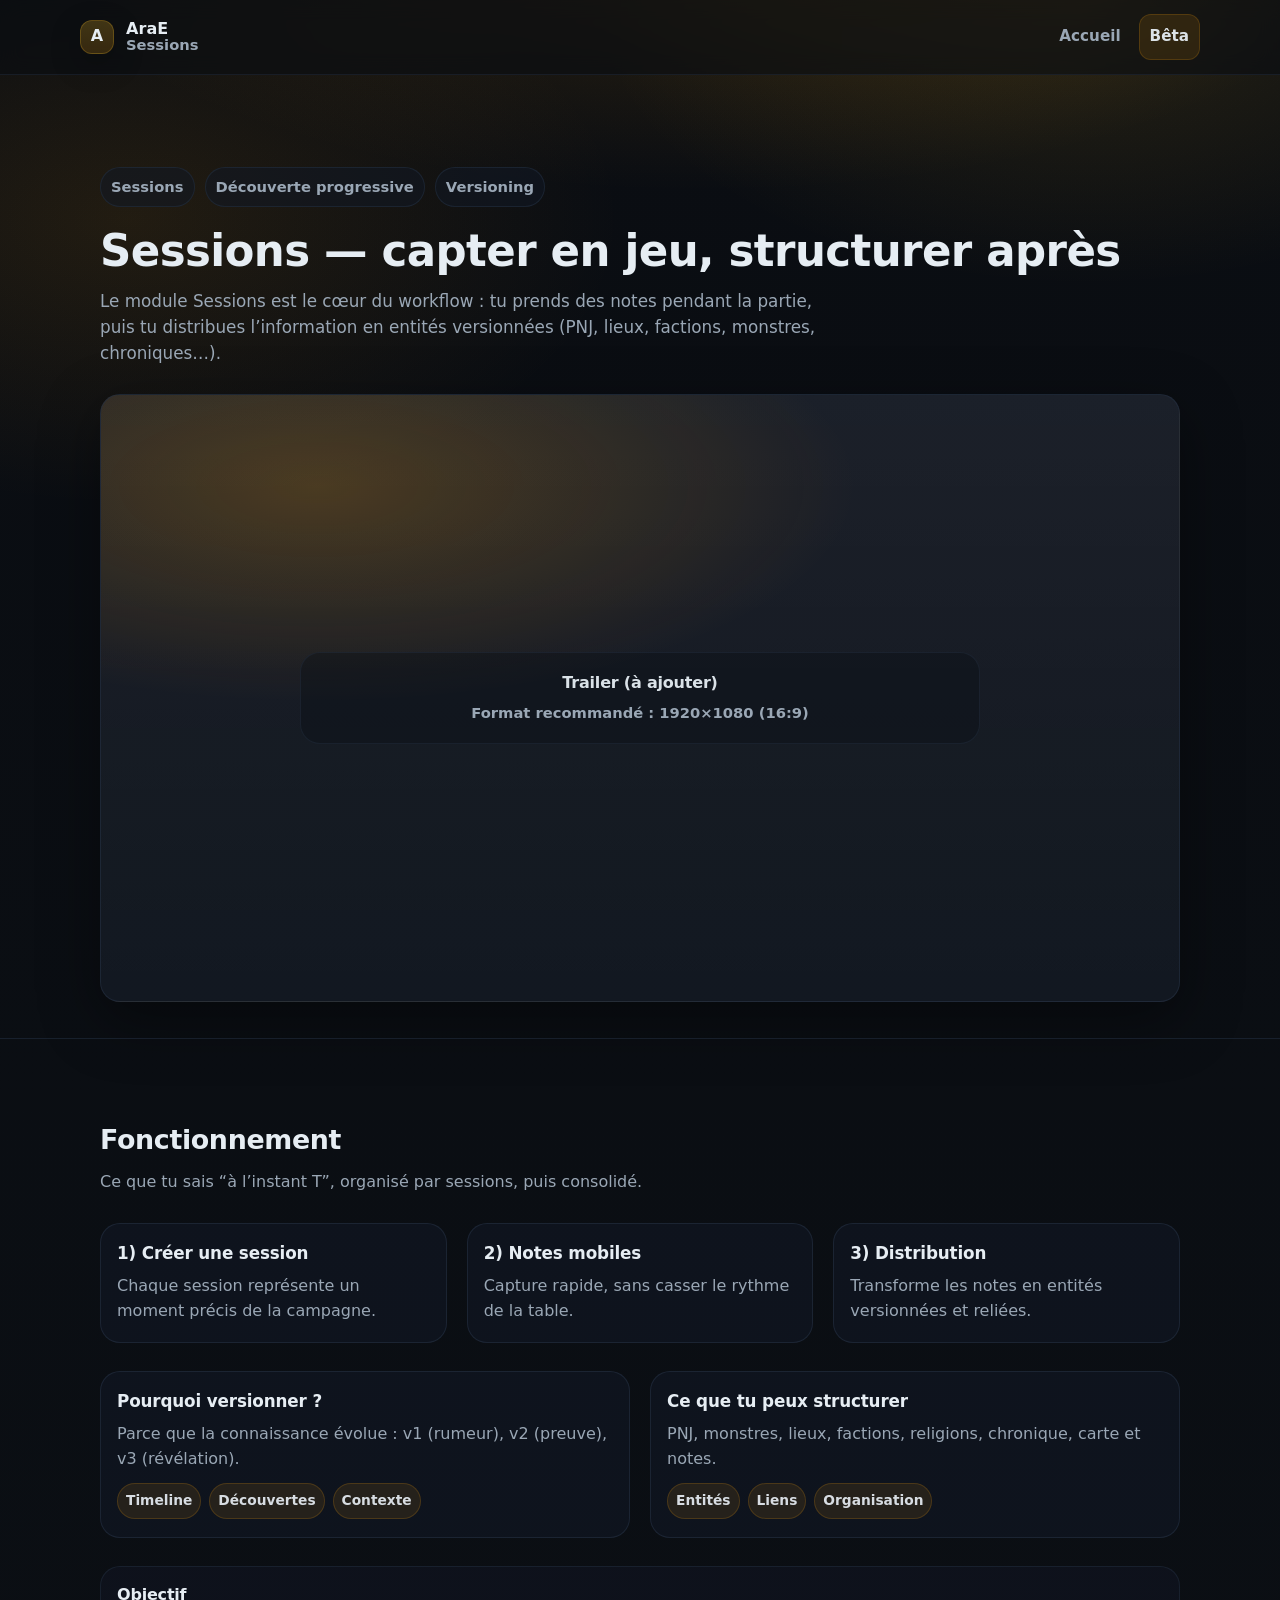
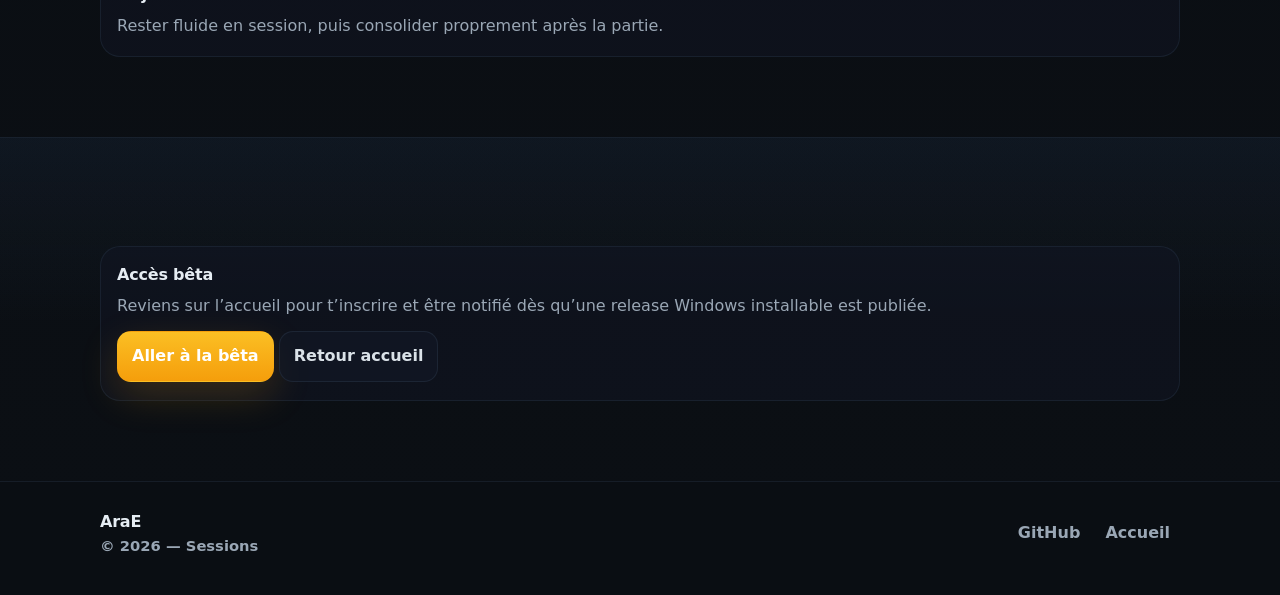
<file: sessions.html>
<!DOCTYPE html>
<html lang="fr">
<head>
  <meta charset="UTF-8" />
  <meta name="viewport" content="width=device-width, initial-scale=1.0" />
  <title>AraE — Sessions (journal & versioning)</title>
<meta name="description" content="Sessions : notes, journal et entités versionnées liées à la progression. Capture pendant la partie, structure après." />
<link rel="canonical" href="https://arae.netlify.app/sessions.html" />

<meta property="og:type" content="website" />
<meta property="og:url" content="https://arae.netlify.app/sessions.html" />
<meta property="og:title" content="AraE — Sessions (journal & versioning)" />
<meta property="og:description" content="Notes + entités versionnées par session pour suivre l’évolution des découvertes." />
<meta property="og:image" content="https://arae.netlify.app/assets/og/og-sessions.png" />

<meta name="twitter:card" content="summary_large_image" />
<meta name="twitter:title" content="AraE — Sessions (journal & versioning)" />
<meta name="twitter:description" content="Notes + entités versionnées par session pour suivre l’évolution des découvertes." />
<meta name="twitter:image" content="https://arae.netlify.app/assets/og/og-sessions.png" />
  <meta name="theme-color" content="#0b0f14" />
  <link rel="stylesheet" href="css/tokens.css" />
  <link rel="stylesheet" href="css/base.css" />
  <link rel="stylesheet" href="css/layout.css" />
  <link rel="stylesheet" href="css/components.css" />
  <link rel="stylesheet" href="css/utilities.css" />
</head>
<body data-theme="orange">
  <a class="skip-link" href="#content">Aller au contenu</a>

  <header class="topbar" data-elevate>
    <div class="container topbar__inner">
      <a class="brand" href="index.html" aria-label="AraE">
        <span class="brand__mark" aria-hidden="true">A</span>
        <span class="brand__text">
          <span class="brand__name">AraE</span>
          <span class="brand__meta">Sessions</span>
        </span>
      </a>

      <nav class="nav" aria-label="Navigation principale">
        <a class="nav__link" href="index.html">Accueil</a>
        <a class="nav__link nav__link--cta" href="/#beta">Bêta</a>
      </nav>

      <button class="navbtn" type="button" aria-label="Ouvrir le menu" aria-expanded="false" aria-controls="mobile-nav" data-navbtn>
        <span class="navbtn__bar"></span><span class="navbtn__bar"></span><span class="navbtn__bar"></span>
      </button>
    </div>

    <div id="mobile-nav" class="mobile" data-mobile>
      <div class="container mobile__inner">
        <a class="mobile__link" href="index.html">Accueil</a>
        <a class="mobile__link mobile__link--cta" href="/#beta">Bêta (Windows)</a>
      </div>
    </div>
  </header>

  <main id="content">
    <section class="hero hero--module">
      <div class="container">
        <div class="badges" aria-label="Badges">
          <span class="badge">Sessions</span>
          <span class="badge">Découverte progressive</span>
          <span class="badge">Versioning</span>
        </div>

        <h1 class="hero__title">Sessions — capter en jeu, structurer après</h1>
        <p class="hero__lead">
          Le module Sessions est le cœur du workflow : tu prends des notes pendant la partie, puis tu distribues l’information en entités
          versionnées (PNJ, lieux, factions, monstres, chroniques…).
        </p>

        <div class="video">
          <div class="video__frame" role="img" aria-label="Emplacement vidéo : trailer Sessions (16:9)">
            <div class="video__placeholder">
              <div class="video__title">Trailer (à ajouter)</div>
              <div class="video__meta">Format recommandé : 1920×1080 (16:9)</div>
            </div>
          </div>
          <!-- Quand tu as la vidéo :
          <video class="video__player" controls playsinline preload="metadata" poster="assets/sessions-poster.jpg">
            <source src="assets/sessions-trailer.mp4" type="video/mp4" />
          </video>
          -->
        </div>
      </div>
    </section>

    <section class="section">
      <div class="container">
        <div class="section__head">
          <h2 class="h2">Fonctionnement</h2>
          <p class="sub">Ce que tu sais “à l’instant T”, organisé par sessions, puis consolidé.</p>
        </div>

        <div class="steps">
          <article class="card card--step">
            <h3 class="h3">1) Créer une session</h3>
            <p class="p">Chaque session représente un moment précis de la campagne.</p>
          </article>
          <article class="card card--step">
            <h3 class="h3">2) Notes mobiles</h3>
            <p class="p">Capture rapide, sans casser le rythme de la table.</p>
          </article>
          <article class="card card--step">
            <h3 class="h3">3) Distribution</h3>
            <p class="p">Transforme les notes en entités versionnées et reliées.</p>
          </article>
        </div>

        <div class="split">
          <div class="card">
            <h3 class="h3">Pourquoi versionner ?</h3>
            <p class="p">Parce que la connaissance évolue : v1 (rumeur), v2 (preuve), v3 (révélation).</p>
            <div class="tags">
              <span class="tag">Timeline</span>
              <span class="tag">Découvertes</span>
              <span class="tag">Contexte</span>
            </div>
          </div>

          <div class="card">
            <h3 class="h3">Ce que tu peux structurer</h3>
            <p class="p">PNJ, monstres, lieux, factions, religions, chronique, carte et notes.</p>
            <div class="tags">
              <span class="tag">Entités</span>
              <span class="tag">Liens</span>
              <span class="tag">Organisation</span>
            </div>
          </div>
        </div>

        <div class="callout">
          <div class="callout__title">Objectif</div>
          <div class="callout__text">Rester fluide en session, puis consolider proprement après la partie.</div>
        </div>
      </div>
    </section>

    <section class="section section--beta">
      <div class="container">
        <div class="callout">
          <div class="callout__title">Accès bêta</div>
          <div class="callout__text">
            Reviens sur l’accueil pour t’inscrire et être notifié dès qu’une release Windows installable est publiée.
          </div>
          <div style="margin-top:12px;">
            <a class="btn btn--primary" href="/#beta">Aller à la bêta</a>
            <a class="btn btn--secondary" href="index.html">Retour accueil</a>
          </div>
        </div>
      </div>
    </section>
  </main>

  <footer class="footer">
    <div class="container footer__inner">
      <div class="footer__left">
        <div class="footer__brand">AraE</div>
        <div class="footer__meta">© 2026 — Sessions</div>
      </div>
      <div class="footer__right">
        <a class="link" href="https://github.com/InGodWeTrusttt/AraE-Sitweb/" target="_blank" rel="noopener">GitHub</a>
        <a class="link" href="index.html">Accueil</a>
      </div>
    </div>
  </footer>

  <script src="js/main.js"></script>
</body>
</html>
</file>
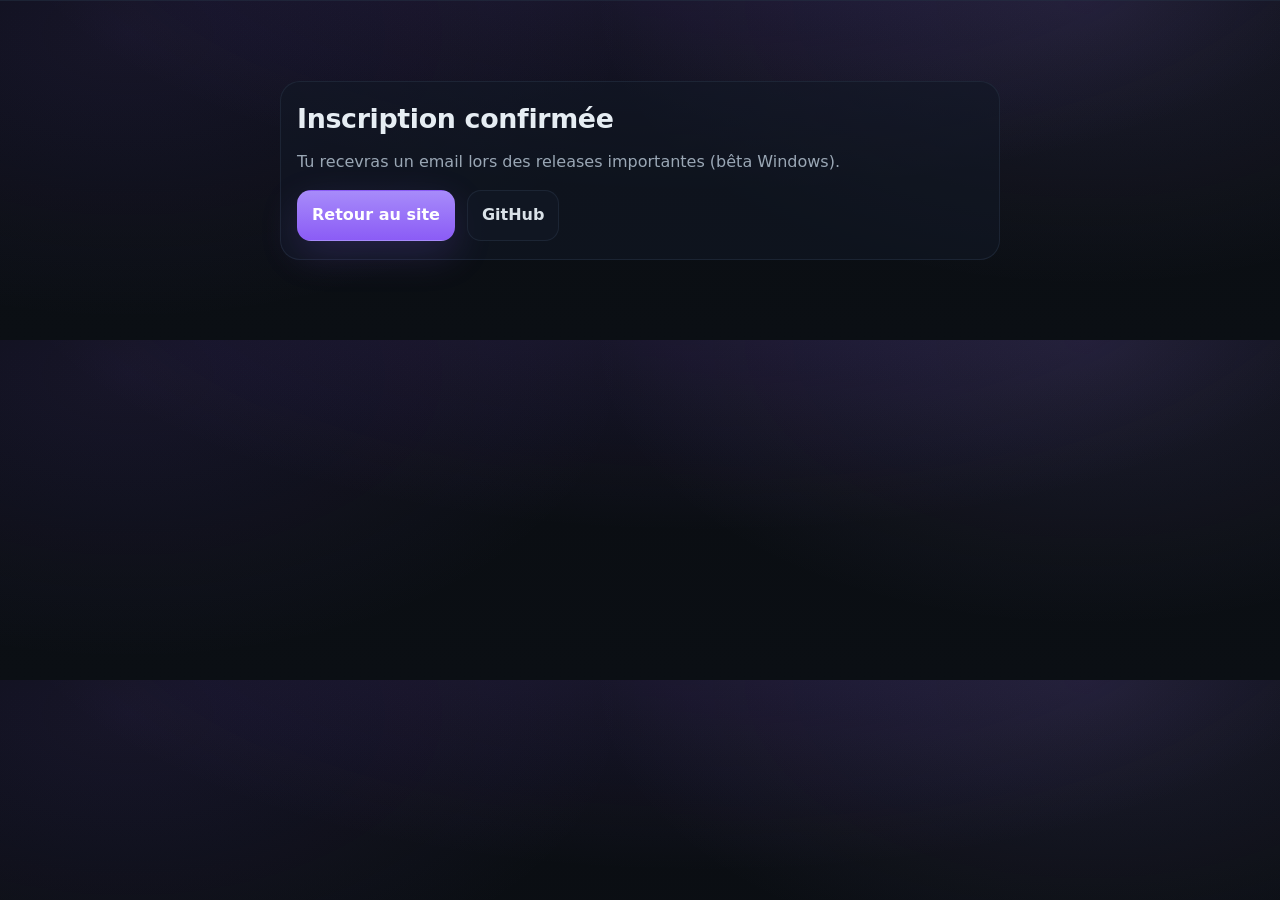
<file: thanks.html>
<!DOCTYPE html>
<html lang="fr">
<head>
  <meta charset="UTF-8" />
  <meta name="viewport" content="width=device-width, initial-scale=1.0" />
  <title>AraE — Inscription confirmée</title>
  <meta name="theme-color" content="#0b0f14" />
  <link rel="stylesheet" href="css/tokens.css" />
  <link rel="stylesheet" href="css/base.css" />
  <link rel="stylesheet" href="css/layout.css" />
  <link rel="stylesheet" href="css/components.css" />
  <link rel="stylesheet" href="css/utilities.css" />
</head>
<body data-theme="violet">
  <main class="section">
    <div class="container">
      <div class="card" style="max-width: 720px; margin: 0 auto;">
        <h1 class="h2" style="margin-top:0;">Inscription confirmée</h1>
        <p class="p">Tu recevras un email lors des releases importantes (bêta Windows).</p>
        <div style="margin-top:16px; display:flex; gap:12px; flex-wrap:wrap;">
          <a class="btn btn--primary" href="/">Retour au site</a>
          <a class="btn btn--secondary" href="https://github.com/InGodWeTrusttt/AraE-Sitweb/" target="_blank" rel="noopener">GitHub</a>
        </div>
      </div>
    </div>
  </main>
</body>
</html>
</file>
<file: css/tokens.css>
:root{
  /* Colors */
  --bg: #0b0f14;
  --bg2: #0a0d12;
  --surface: rgba(18, 24, 38, .62);
  --surface-2: rgba(18, 24, 38, .78);
  --stroke: rgba(36, 48, 66, .78);
  --stroke-2: rgba(36, 48, 66, .55);

  --text: #e6edf3;
  --muted: #9aa7b5;

  /* Default accent = VIOLET (landing) */
  --accent: #8b5cf6;
  --accent2: #a78bfa;
  --accent-rgb: 139, 92, 246;
  --accent2-rgb: 167, 139, 250;

  /* Type */
  --font: ui-sans-serif, system-ui, -apple-system, BlinkMacSystemFont, "Segoe UI", Roboto, Arial, sans-serif;

  --h1: clamp(2.25rem, 3.4vw, 3.15rem);
  --h2: clamp(1.45rem, 2.1vw, 1.8rem);
  --h3: 1.05rem;
  --p: 1rem;

  /* Spacing */
  --container: 1120px;
  --r: 16px;
  --r2: 20px;

  --s1: 8px;
  --s2: 12px;
  --s3: 16px;
  --s4: 20px;
  --s5: 28px;
  --s6: 36px;
  --s7: 56px;
  --s8: 80px;

  /* Shadows */
  --shadow: 0 18px 60px rgba(0,0,0,.40);
  --shadow2: 0 10px 30px rgba(0,0,0,.28);

  /* Focus */
  --focus: 0 0 0 3px rgba(var(--accent2-rgb), .33);

  /* Motion */
  --ease: cubic-bezier(.2,.8,.2,1);
  --t: 160ms;
}

/* Page themes */
body[data-theme="violet"]{
  --accent:#8b5cf6; --accent2:#a78bfa;
  --accent-rgb:139,92,246; --accent2-rgb:167,139,250;
  --focus: 0 0 0 3px rgba(167,139,250,.33);
}

body[data-theme="blue"]{
  --accent:#3b82f6; --accent2:#60a5fa;
  --accent-rgb:59,130,246; --accent2-rgb:96,165,250;
  --focus: 0 0 0 3px rgba(96,165,250,.33);
}

body[data-theme="orange"]{
  --accent:#f59e0b; --accent2:#fbbf24;
  --accent-rgb:245,158,11; --accent2-rgb:251,191,36;
  --focus: 0 0 0 3px rgba(251,191,36,.30);
}

body[data-theme="green"]{
  --accent:#22c55e; --accent2:#4ade80;
  --accent-rgb:34,197,94; --accent2-rgb:74,222,128;
  --focus: 0 0 0 3px rgba(74,222,128,.30);
}

body[data-theme="red"]{
  --accent:#ef4444; --accent2:#f87171;
  --accent-rgb:239,68,68; --accent2-rgb:248,113,113;
  --focus: 0 0 0 3px rgba(248,113,113,.30);
}
</file>
<file: css/base.css>
*{ box-sizing: border-box; }

html{ scroll-behavior: smooth; }

@media (prefers-reduced-motion: reduce){
  html{ scroll-behavior: auto; }
  *{ transition-duration: 0ms !important; animation-duration: 0ms !important; }
}

body{
  margin: 0;
  font-family: var(--font);
  color: var(--text);
  background:
    radial-gradient(1200px 520px at 55% -120px, rgba(var(--accent-rgb), .18), transparent 60%),
    radial-gradient(900px 520px at 85% 0px, rgba(var(--accent2-rgb), .12), transparent 55%),
    radial-gradient(900px 520px at 10% 10%, rgba(var(--accent-rgb), .10), transparent 55%),
    linear-gradient(180deg, var(--bg2), var(--bg));
  line-height: 1.55;
}

a{ color: inherit; text-decoration: none; }

a:focus-visible,
button:focus-visible,
input:focus-visible,
summary:focus-visible{
  outline: none;
  box-shadow: var(--focus);
  border-radius: 12px;
}

strong{ color: rgba(230,237,243,.95); font-weight: 700; }

.skip-link{
  position: absolute;
  left: -999px;
  top: 12px;
  background: var(--accent);
  color: white;
  padding: 10px 12px;
  border-radius: 12px;
  z-index: 9999;
}
.skip-link:focus{ left: 12px; }

.sr-only{
  position: absolute;
  width: 1px;
  height: 1px;
  padding: 0;
  margin: -1px;
  overflow: hidden;
  clip: rect(0,0,0,0);
  white-space: nowrap;
  border: 0;
}
</file>
<file: css/layout.css>
.container{
  max-width: var(--container);
  margin: 0 auto;
  padding: 0 20px;
}

.section{
  padding: var(--s8) 0;
  border-top: 1px solid var(--stroke-2);
}

.section--beta{
  background: linear-gradient(180deg, rgba(96,165,250,.06), transparent 55%);
}

.section__head{
  margin-bottom: var(--s5);
}

.hero{
  padding: calc(var(--s8) + 12px) 0 var(--s6);
}

.hero__grid{
  display: grid;
  grid-template-columns: 1.12fr .88fr;
  gap: var(--s6);
  align-items: start;
}

@media (max-width: 940px){
  .hero__grid{ grid-template-columns: 1fr; }
}

.grid{
  display: grid;
  grid-template-columns: repeat(12, 1fr);
  gap: var(--s4);
}

@media (max-width: 940px){
  .grid{ grid-template-columns: 1fr; }
}

.steps{
  display: grid;
  grid-template-columns: repeat(3, 1fr);
  gap: var(--s4);
  margin-bottom: var(--s5);
}

@media (max-width: 940px){
  .steps{ grid-template-columns: 1fr; }
}

.split{
  display: grid;
  grid-template-columns: 1fr 1fr;
  gap: var(--s4);
}

@media (max-width: 940px){
  .split{ grid-template-columns: 1fr; }
}
.grid--modules{
  grid-template-columns: repeat(4, 1fr);
}

@media (max-width: 940px){
  .grid--modules{
    grid-template-columns: 1fr;
  }
}
</file>
<file: css/components.css>
/* Topbar */
.topbar{
  position: sticky;
  top: 0;
  z-index: 50;
  background: rgba(10,13,18,.62);
  backdrop-filter: blur(10px);
  border-bottom: 1px solid rgba(36,48,66,.45);
}

.topbar__inner{
  display: flex;
  align-items: center;
  justify-content: space-between;
  padding: 14px 0;
  gap: 14px;
}

.brand{
  display: flex;
  align-items: center;
  gap: 12px;
}

.brand__mark{
  width: 34px;
  height: 34px;
  border-radius: 12px;
  display: grid;
  place-items: center;
  background: linear-gradient(180deg, rgba(var(--accent2-rgb), .22), rgba(var(--accent-rgb), .18));
  border: 1px solid rgba(var(--accent2-rgb), .22);
  box-shadow: var(--shadow2);
  font-weight: 800;
}

.brand__text{ display:flex; flex-direction: column; line-height: 1.1; }
.brand__name{ font-weight: 800; letter-spacing: .1px; }
.brand__meta{ color: var(--muted); font-weight: 650; font-size: .92rem; }

.nav{
  display: flex;
  align-items: center;
  gap: 8px;
}

.nav__link{
  color: var(--muted);
  font-weight: 650;
  font-size: .95rem;
  padding: 10px 10px;
  border-radius: 12px;
  transition: background var(--t) var(--ease), color var(--t) var(--ease);
}

.nav__link:hover{
  background: rgba(255,255,255,.05);
  color: var(--text);
}

.nav__link--cta{
  background: rgba(var(--accent-rgb), .12);
  border: 1px solid rgba(var(--accent-rgb), .18);
  color: rgba(230,237,243,.95);
}
.nav__link--cta:hover{
  background: rgba(var(--accent-rgb), .18);
}

.navbtn{
  display: none;
  background: transparent;
  border: 0;
  padding: 10px;
  border-radius: 12px;
}
.navbtn__bar{
  display:block;
  width: 22px;
  height: 2px;
  background: rgba(230,237,243,.85);
  margin: 5px 0;
  border-radius: 999px;
  opacity: .85;
}

@media (max-width: 940px){
  .nav{ display: none; }
  .navbtn{ display: inline-block; }
}

.mobile{
  display: none;
  border-top: 1px solid rgba(36,48,66,.45);
}
.mobile__inner{
  display: grid;
  gap: 8px;
  padding: 12px 0 14px;
}
.mobile__link{
  padding: 10px 12px;
  border-radius: 14px;
  background: rgba(18,24,38,.55);
  border: 1px solid rgba(36,48,66,.5);
  color: rgba(230,237,243,.92);
  font-weight: 650;
}
.mobile__link--cta{
  background: rgba(var(--accent-rgb), .14);
  border-color: rgba(var(--accent-rgb), .22);
}
.mobile.is-open{ display: block; }

/* Hero */
.badges{
  display: flex;
  flex-wrap: wrap;
  gap: 10px;
  margin-bottom: var(--s4);
}

.badge{
  padding: 8px 10px;
  border-radius: 999px;
  background: rgba(18,24,38,.55);
  border: 1px solid rgba(36,48,66,.55);
  color: var(--muted);
  font-weight: 650;
  font-size: .92rem;
}

.hero__title{
  font-size: var(--h1);
  line-height: 1.12;
  margin: 0 0 12px;
  letter-spacing: -0.6px;
}

.hero__lead{
  margin: 0 0 var(--s4);
  color: var(--muted);
  font-size: 1.05rem;
  max-width: 70ch;
}

.hero__cta{
  display:flex;
  flex-wrap: wrap;
  gap: 12px;
  margin-top: 14px;
}

.fineprint{
  margin-top: 10px;
  color: rgba(154,167,181,.92);
  font-size: .95rem;
}

.proof{
  display: flex;
  gap: 12px;
  flex-wrap: wrap;
  margin-top: var(--s5);
}
.proof__item{
  padding: 12px 14px;
  border-radius: var(--r);
  background: rgba(18,24,38,.48);
  border: 1px solid rgba(36,48,66,.45);
}
.proof__kpi{
  font-weight: 900;
  font-size: 1.2rem;
  letter-spacing: -.3px;
}
.proof__label{
  color: var(--muted);
  font-weight: 650;
  font-size: .92rem;
}

.hero__panel .panel{
  border-radius: var(--r2);
}

/* Panel / preview */
.panel{
  background: rgba(18,24,38,.62);
  border: 1px solid rgba(36,48,66,.62);
  box-shadow: var(--shadow);
  overflow: hidden;
}

.panel__top{
  display:flex;
  justify-content: space-between;
  align-items: center;
  padding: 14px 16px;
  border-bottom: 1px solid rgba(36,48,66,.48);
}

.panel__title{
  font-weight: 800;
  letter-spacing: -.2px;
}

.panel__meta{
  color: var(--muted);
  font-weight: 650;
  font-size: .92rem;
}

.preview{
  aspect-ratio: 16 / 10;
  background:
    radial-gradient(680px 240px at 20% 10%, rgba(var(--accent-rgb), .22), transparent 60%),
    linear-gradient(180deg, rgba(255,255,255,.05), rgba(255,255,255,.02));
  display: grid;
  place-items: center;
  border-bottom: 1px solid rgba(36,48,66,.48);
}

.preview__placeholder{
  display:flex;
  gap: 12px;
  align-items: center;
  padding: 14px;
  border-radius: var(--r);
  background: rgba(11,15,20,.36);
  border: 1px solid rgba(36,48,66,.40);
}

.preview__mark{
  width: 44px;
  height: 44px;
  border-radius: 14px;
  background: rgba(var(--accent-rgb), .16);
  border: 1px solid rgba(var(--accent-rgb), .22);
  box-shadow: var(--shadow2);
}

.preview__h{
  font-weight: 800;
  letter-spacing: -.2px;
}
.preview__p{
  color: var(--muted);
  font-weight: 650;
  font-size: .92rem;
}

.panel__body{
  padding: 14px 16px 16px;
}

.checklist{ display:grid; gap: 10px; }
.checklist__item{
  display:flex;
  gap: 10px;
  color: rgba(230,237,243,.92);
  font-weight: 650;
}
.check{
  width: 22px;
  height: 22px;
  border-radius: 8px;
  display:grid;
  place-items:center;
  background: rgba(var(--accent-rgb), .16);
  border: 1px solid rgba(var(--accent-rgb), .22);
}

/* Typography */
.h2{
  font-size: var(--h2);
  margin: 0 0 10px;
  letter-spacing: -.35px;
}
.h3{
  font-size: var(--h3);
  margin: 0 0 8px;
  letter-spacing: -.15px;
}
.sub{
  color: var(--muted);
  margin: 0;
  max-width: 80ch;
}
.p{
  margin: 0;
  color: var(--muted);
}

/* Cards */
.card{
  background: rgba(18,24,38,.60);
  border: 1px solid rgba(36,48,66,.62);
  border-radius: var(--r2);
  padding: 16px 16px 18px;
  box-shadow: 0 0 0 rgba(0,0,0,0);
  transition: transform var(--t) var(--ease), box-shadow var(--t) var(--ease), border-color var(--t) var(--ease);
}

.card:hover{
  transform: translateY(-2px);
  border-color: rgba(var(--accent2-rgb), .26);
  box-shadow: var(--shadow2);
}

.card__icon{
  width: 40px;
  height: 40px;
  border-radius: 14px;
  display:grid;
  place-items:center;
  background: rgba(var(--accent-rgb), .12);
  border: 1px solid rgba(var(--accent-rgb), .18);
  color: rgba(230,237,243,.95);
  margin-bottom: 10px;
}

.tags{
  display:flex;
  gap: 8px;
  flex-wrap: wrap;
  margin-top: 12px;
}

.tag{
  font-size: .86rem;
  color: rgba(230,237,243,.92);
  background: rgba(var(--accent-rgb), .10);
  border: 1px solid rgba(var(--accent-rgb), .18);
  padding: 6px 8px;
  border-radius: 999px;
  font-weight: 650;
}

.callout{
  margin-top: var(--s5);
  border-radius: var(--r2);
  background: rgba(18,24,38,.45);
  border: 1px solid rgba(36,48,66,.48);
  padding: 16px 16px 18px;
}

.callout__title{
  font-weight: 900;
  letter-spacing: -.2px;
  margin-bottom: 6px;
}
.callout__text{
  color: var(--muted);
}

/* Buttons */
.btn{
  display:inline-flex;
  align-items:center;
  justify-content:center;
  gap: 10px;
  padding: 12px 14px;
  border-radius: 14px;
  font-weight: 800;
  border: 1px solid transparent;
  transition: transform var(--t) var(--ease), filter var(--t) var(--ease), background var(--t) var(--ease);
  cursor: pointer;
}

.btn__icon{
  opacity: .9;
}

.btn--primary{
  color: white;
  background: linear-gradient(180deg, var(--accent2), var(--accent));
  box-shadow: 0 14px 38px rgba(var(--accent-rgb), .18);
}
.btn--primary:hover{
  filter: brightness(1.04);
  transform: translateY(-1px);
}

.btn--secondary{
  color: rgba(230,237,243,.95);
  background: rgba(18,24,38,.68);
  border-color: rgba(36,48,66,.62);
}
.btn--secondary:hover{
  background: rgba(18,24,38,.86);
  transform: translateY(-1px);
}

/* Lists / FAQ */
.list{
  margin: 10px 0 0;
  padding-left: 18px;
  color: var(--muted);
  font-weight: 650;
}
.list li{ margin: 10px 0; }

.faq{
  display:grid;
  gap: 12px;
}

.faq__item{
  background: rgba(18,24,38,.52);
  border: 1px solid rgba(36,48,66,.58);
  border-radius: var(--r2);
  padding: 14px 16px;
}

.faq__item summary{
  cursor: pointer;
  font-weight: 900;
  letter-spacing: -.2px;
  color: rgba(230,237,243,.95);
}

.faq__body{
  margin-top: 10px;
  color: var(--muted);
  font-weight: 650;
}

/* Beta */
.beta{
  display: grid;
  grid-template-columns: 1.1fr .9fr;
  gap: var(--s5);
  align-items: start;
}

@media (max-width: 940px){
  .beta{ grid-template-columns: 1fr; }
}

.beta__card{
  border-radius: var(--r2);
  background: rgba(18,24,38,.52);
  border: 1px solid rgba(36,48,66,.58);
  padding: 16px;
}

.form{ display:grid; gap: 10px; }
.label{
  font-weight: 800;
  color: rgba(230,237,243,.92);
}

.form__row{
  display:flex;
  gap: 10px;
  flex-wrap: wrap;
}

.input{
  flex: 1 1 260px;
  min-width: 240px;
  padding: 12px 12px;
  border-radius: 14px;
  border: 1px solid rgba(36,48,66,.72);
  background: rgba(10,13,18,.48);
  color: rgba(230,237,243,.95);
  font-weight: 650;
}

.input::placeholder{
  color: rgba(154,167,181,.78);
}

/* Video (module pages) */
.video{
  margin-top: var(--s5);
}

.video__frame{
  aspect-ratio: 16 / 9;
  border-radius: var(--r2);
  overflow: hidden;
  background:
    radial-gradient(900px 360px at 20% 15%, rgba(var(--accent-rgb), .22), transparent 60%),
    linear-gradient(180deg, rgba(255,255,255,.06), rgba(255,255,255,.02)),
    rgba(18,24,38,.55);
  border: 1px solid rgba(36,48,66,.62);
  box-shadow: var(--shadow);
  display: grid;
  place-items: center;
  padding: 18px;
}

.video__placeholder{
  width: 100%;
  max-width: 680px;
  display: grid;
  gap: 6px;
  text-align: center;
  padding: 18px 16px;
  border-radius: var(--r2);
  background: rgba(11,15,20,.36);
  border: 1px solid rgba(36,48,66,.45);
}

.video__title{
  font-weight: 900;
  letter-spacing: -.2px;
  color: rgba(230,237,243,.95);
}

.video__meta{
  color: var(--muted);
  font-weight: 650;
  font-size: .92rem;
}

/* Footer */
.footlinks{
  display:flex;
  gap: 10px;
  align-items:center;
  justify-content: center;
  margin-top: var(--s5);
  color: var(--muted);
  flex-wrap: wrap;
}

.dot{ opacity: .6; }

.link{
  color: var(--muted);
  font-weight: 700;
  padding: 8px 10px;
  border-radius: 12px;
  transition: background var(--t) var(--ease), color var(--t) var(--ease);
}
.link:hover{
  background: rgba(255,255,255,.05);
  color: rgba(230,237,243,.95);
}

.footer{
  border-top: 1px solid rgba(36,48,66,.45);
  padding: 28px 0 38px;
  background: rgba(10,13,18,.32);
}
.footer__inner{
  display:flex;
  justify-content: space-between;
  gap: 14px;
  flex-wrap: wrap;
  align-items: center;
}
.footer__brand{
  font-weight: 900;
  letter-spacing: -.2px;
}
.footer__meta{
  color: var(--muted);
  font-weight: 650;
  font-size: .92rem;
}

/* Helpers */
.hide-sm{ display: inline; }
@media (max-width: 940px){
  .hide-sm{ display: none; }
}

/* =========================
   Modules tiles (clickable)
   ========================= */
.card--module{
  position: relative;
  overflow: hidden;
  cursor: pointer;
}

/* top accent bar */
.card--module::before{
  content:"";
  position:absolute;
  left:0;
  top:0;
  height: 3px;
  width:100%;
  background: linear-gradient(90deg, var(--m-accent2), var(--m-accent));
  opacity: .95;
}

/* subtle tint + border shift to suggest interactivity */
.card--module{
  border-color: rgba(var(--m-accent-rgb), .22);
  background:
    radial-gradient(700px 260px at 20% 0%, rgba(var(--m-accent-rgb), .14), transparent 55%),
    rgba(18,24,38,.60);
}

.card--module:hover{
  transform: translateY(-4px);
  border-color: rgba(var(--m-accent-rgb), .32);
  box-shadow: 0 12px 40px rgba(0,0,0,.28), 0 0 0 1px rgba(var(--m-accent-rgb), .12);
}

.card--module:focus-visible{
  outline: none;
  box-shadow: 0 0 0 3px rgba(var(--m-accent2-rgb), .28), var(--shadow2);
}

.card--module .tag{
  background: rgba(var(--m-accent-rgb), .10);
  border-color: rgba(var(--m-accent-rgb), .18);
}

.card__head{
  display:flex;
  align-items: baseline;
  justify-content: space-between;
  gap: 12px;
  margin-bottom: 6px;
}

.card__cta{
  font-weight: 900;
  font-size: .92rem;
  color: rgba(230,237,243,.92);
  opacity: .85;
  padding: 6px 10px;
  border-radius: 999px;
  background: rgba(var(--m-accent-rgb), .14);
  border: 1px solid rgba(var(--m-accent-rgb), .22);
  transition: transform var(--t) var(--ease), opacity var(--t) var(--ease);
}

.card--module:hover .card__cta{
  opacity: 1;
  transform: translateX(2px);
}

/* per-module colors (fixed identity, independent of page theme) */
.card--module[data-module="sessions"]{
  --m-accent: #f59e0b; --m-accent2:#fbbf24;
  --m-accent-rgb:245,158,11; --m-accent2-rgb:251,191,36;
}
.card--module[data-module="rules"]{
  --m-accent:#3b82f6; --m-accent2:#60a5fa;
  --m-accent-rgb:59,130,246; --m-accent2-rgb:96,165,250;
}
.card--module[data-module="world"]{
  --m-accent:#22c55e; --m-accent2:#4ade80;
  --m-accent-rgb:34,197,94; --m-accent2-rgb:74,222,128;
}
.card--module[data-module="gm"]{
  --m-accent:#ef4444; --m-accent2:#f87171;
  --m-accent-rgb:239,68,68; --m-accent2-rgb:248,113,113;
}
</file>
<file: css/utilities.css>
/* Small utility helpers (keep minimal) */
.u-mt-0{ margin-top: 0 !important; }
.u-mb-0{ margin-bottom: 0 !important; }
</file>
